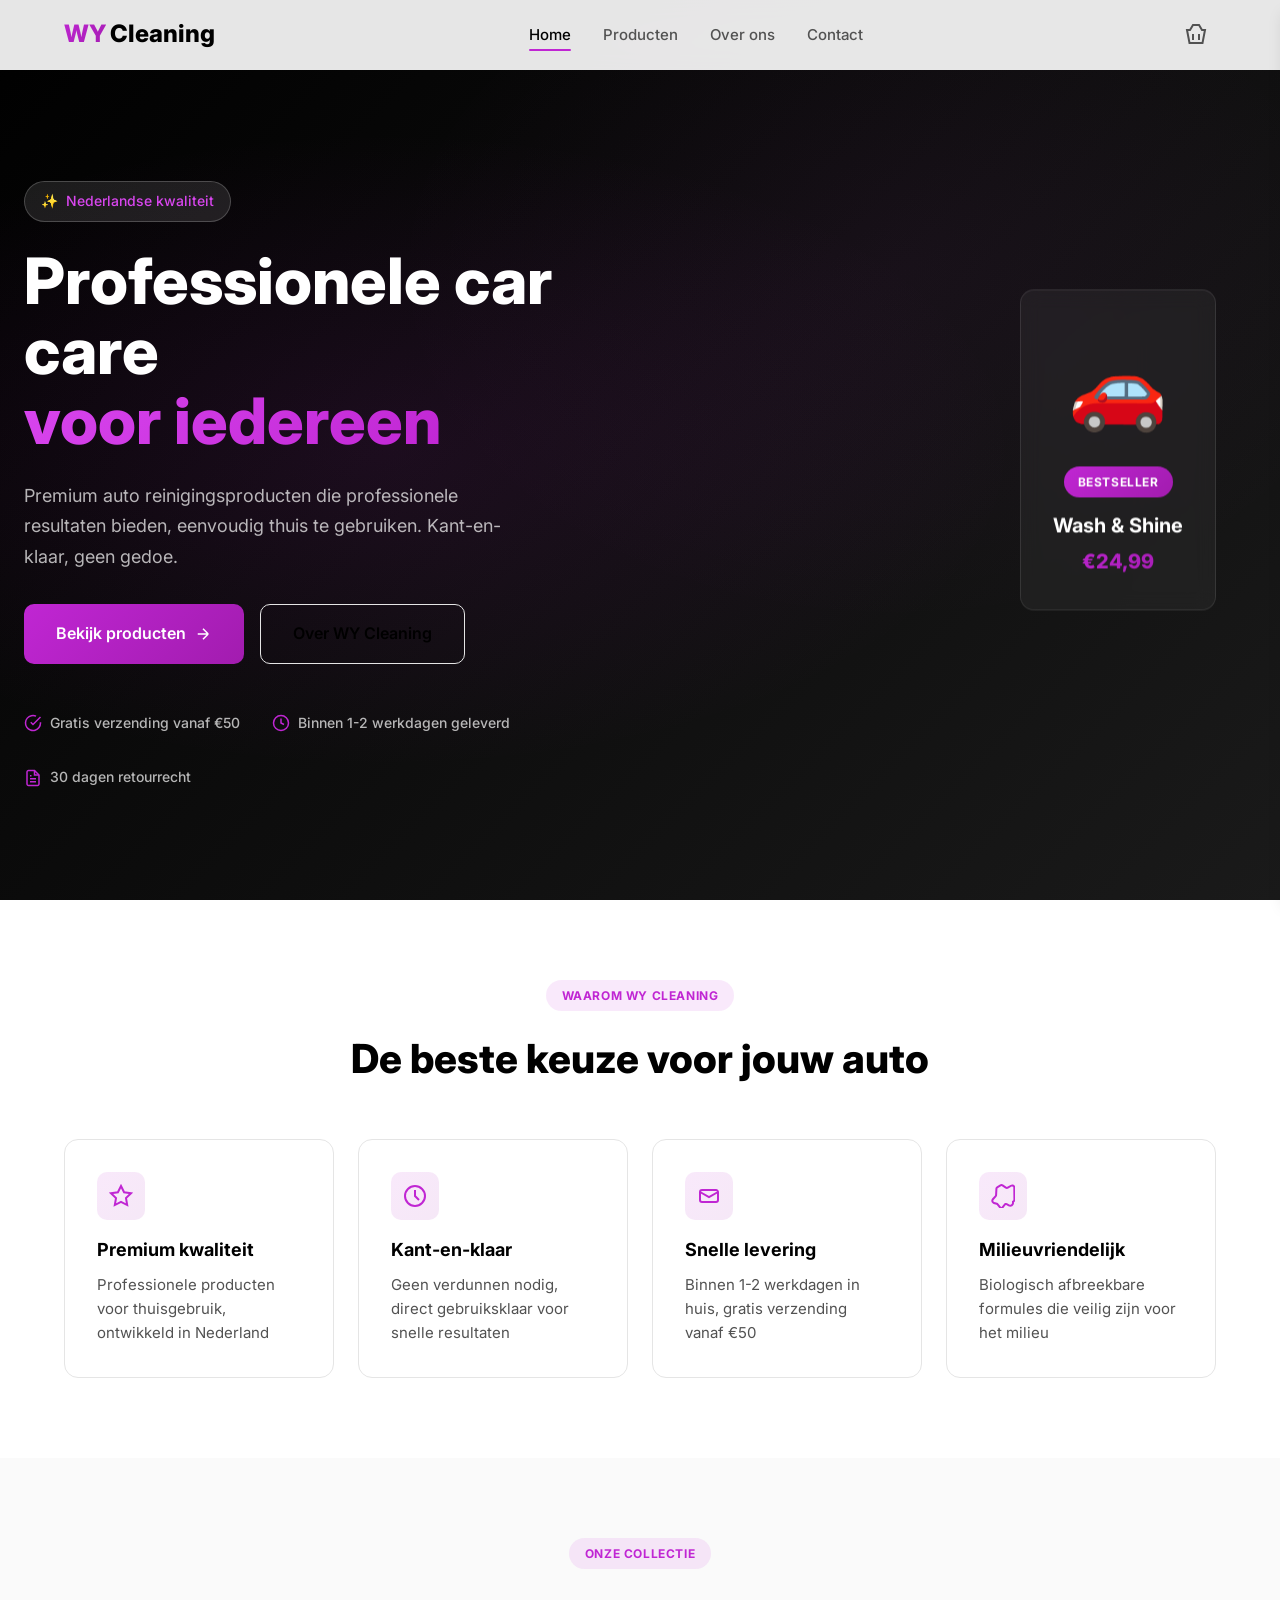
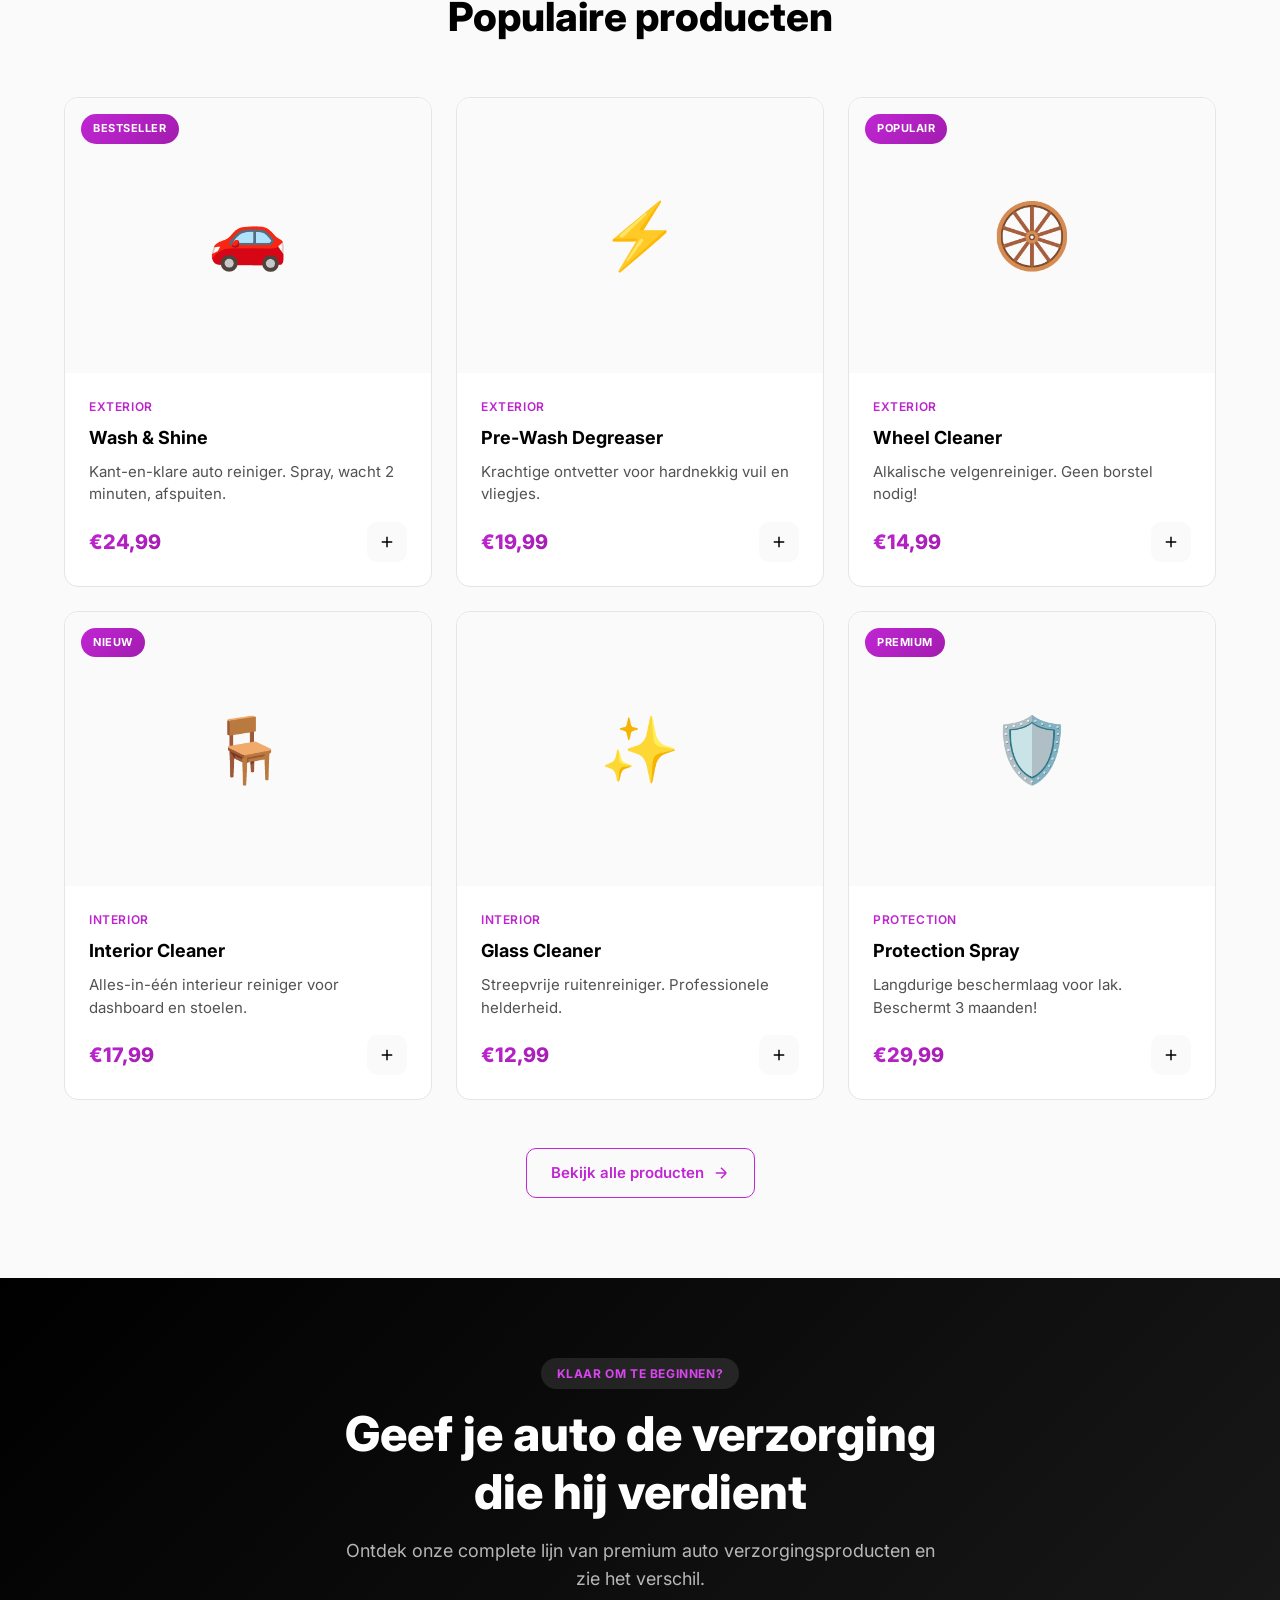
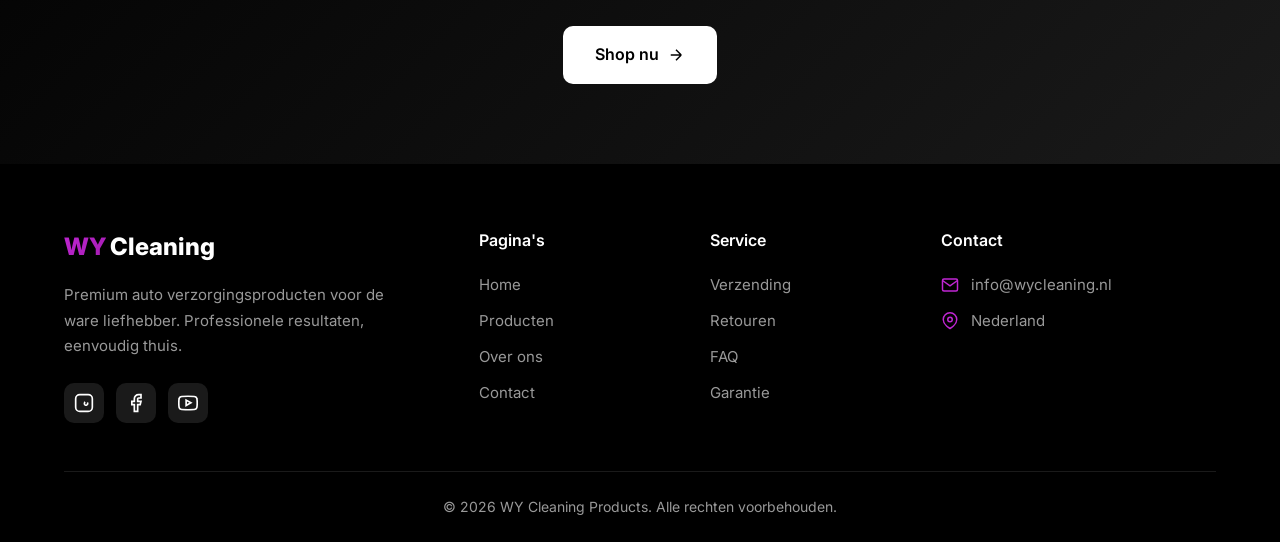
<file: index.html>
<!DOCTYPE html>
<html lang="nl">
<head>
    <meta charset="UTF-8">
    <meta name="viewport" content="width=device-width, initial-scale=1.0">
    <meta name="description" content="WY Cleaning Products - Premium auto reinigingsproducten voor professionele detailing resultaten.">
    <title>WY Cleaning | Premium Auto Detailing</title>
    <link rel="preconnect" href="https://fonts.googleapis.com">
    <link rel="preconnect" href="https://fonts.gstatic.com" crossorigin>
    <link href="https://fonts.googleapis.com/css2?family=Inter:wght@400;500;600;700&display=swap" rel="stylesheet">
    <link rel="stylesheet" href="css/style.css">
</head>
<body>
    <!-- Navigation -->
    <nav class="nav" id="navbar">
        <div class="nav-container">
            <a href="index.html" class="nav-logo">
                <span class="logo-wy">WY</span>
                <span class="logo-text">Cleaning</span>
            </a>
            
            <div class="nav-links" id="navLinks">
                <a href="index.html" class="nav-link active">Home</a>
                <a href="shop.html" class="nav-link">Producten</a>
                <a href="about.html" class="nav-link">Over ons</a>
                <a href="contact.html" class="nav-link">Contact</a>
            </div>
            
            <div class="nav-actions">
                <button class="cart-toggle" id="cartToggle" aria-label="Winkelwagen">
                    <svg width="24" height="24" viewBox="0 0 24 24" fill="none" stroke="currentColor" stroke-width="2">
                        <path d="M9 2L6 7H3L5.5 20H18.5L21 7H18L15 2H9Z"/>
                        <path d="M9 11V17M15 11V17"/>
                    </svg>
                    <span class="cart-badge" id="cartBadge">0</span>
                </button>
                
                <button class="menu-toggle" id="menuToggle" aria-label="Menu">
                    <span></span>
                    <span></span>
                    <span></span>
                </button>
            </div>
        </div>
    </nav>

    <!-- Mobile Menu -->
    <div class="mobile-menu" id="mobileMenu">
        <div class="mobile-menu-backdrop" id="mobileBackdrop"></div>
        <div class="mobile-menu-panel">
            <div class="mobile-menu-header">
                <a href="index.html" class="nav-logo">
                    <span class="logo-wy">WY</span>
                    <span class="logo-text">Cleaning</span>
                </a>
                <button class="menu-close" id="menuClose" aria-label="Sluit menu">
                    <svg width="24" height="24" viewBox="0 0 24 24" fill="none" stroke="currentColor" stroke-width="2">
                        <path d="M18 6L6 18M6 6L18 18"/>
                    </svg>
                </button>
            </div>
            <nav class="mobile-nav">
                <a href="index.html" class="mobile-nav-link active">Home</a>
                <a href="shop.html" class="mobile-nav-link">Producten</a>
                <a href="about.html" class="mobile-nav-link">Over ons</a>
                <a href="contact.html" class="mobile-nav-link">Contact</a>
            </nav>
            <div class="mobile-menu-footer">
                <a href="shop.html" class="btn btn-primary btn-full">Bekijk producten</a>
            </div>
        </div>
    </div>

    <!-- Cart Sidebar -->
    <div class="cart-overlay" id="cartOverlay"></div>
    <aside class="cart-sidebar" id="cartSidebar">
        <div class="cart-header">
            <h3>Winkelwagen</h3>
            <button class="cart-close" id="cartClose" aria-label="Sluit winkelwagen">
                <svg width="24" height="24" viewBox="0 0 24 24" fill="none" stroke="currentColor" stroke-width="2">
                    <path d="M18 6L6 18M6 6L18 18"/>
                </svg>
            </button>
        </div>
        <div class="cart-items" id="cartItems">
            <!-- Cart items loaded via JS -->
        </div>
        <div class="cart-footer">
            <div class="cart-total">
                <span>Totaal</span>
                <span class="cart-total-price" id="cartTotal">€0,00</span>
            </div>
            <button class="btn btn-primary btn-full">Afrekenen</button>
            <button class="btn btn-ghost btn-full" id="continueShopping">Verder winkelen</button>
        </div>
    </aside>

    <!-- Hero Section -->
    <section class="hero">
        <div class="hero-bg"></div>
        <div class="hero-content">
            <div class="hero-badge fade-in">
                <span class="badge-icon">✨</span>
                <span>Nederlandse kwaliteit</span>
            </div>
            <h1 class="hero-title fade-in delay-1">
                Professionele car care<br>
                <span class="text-gradient">voor iedereen</span>
            </h1>
            <p class="hero-subtitle fade-in delay-2">
                Premium auto reinigingsproducten die professionele resultaten bieden, 
                eenvoudig thuis te gebruiken. Kant-en-klaar, geen gedoe.
            </p>
            <div class="hero-actions fade-in delay-3">
                <a href="shop.html" class="btn btn-primary btn-lg">
                    Bekijk producten
                    <svg width="20" height="20" viewBox="0 0 24 24" fill="none" stroke="currentColor" stroke-width="2">
                        <path d="M5 12H19M19 12L12 5M19 12L12 19"/>
                    </svg>
                </a>
                <a href="about.html" class="btn btn-secondary btn-lg">Over WY Cleaning</a>
            </div>
            <div class="hero-trust fade-in delay-4">
                <div class="trust-item">
                    <svg width="20" height="20" viewBox="0 0 24 24" fill="none" stroke="currentColor" stroke-width="2">
                        <path d="M22 11.08V12C21.9988 14.1564 21.3005 16.2547 20.0093 17.9818C18.7182 19.709 16.9033 20.9725 14.8354 21.5839C12.7674 22.1953 10.5573 22.1219 8.53447 21.3746C6.51168 20.6273 4.78465 19.2461 3.61096 17.4371C2.43727 15.628 1.87979 13.4881 2.02168 11.3363C2.16356 9.18455 2.99721 7.13631 4.39828 5.49706C5.79935 3.85781 7.69279 2.71537 9.79619 2.24013C11.8996 1.7649 14.1003 1.98232 16.07 2.85999"/>
                        <path d="M22 4L12 14.01L9 11.01"/>
                    </svg>
                    <span>Gratis verzending vanaf €50</span>
                </div>
                <div class="trust-item">
                    <svg width="20" height="20" viewBox="0 0 24 24" fill="none" stroke="currentColor" stroke-width="2">
                        <path d="M12 22C17.5228 22 22 17.5228 22 12C22 6.47715 17.5228 2 12 2C6.47715 2 2 6.47715 2 12C2 17.5228 6.47715 22 12 22Z"/>
                        <path d="M12 6V12L16 14"/>
                    </svg>
                    <span>Binnen 1-2 werkdagen geleverd</span>
                </div>
                <div class="trust-item">
                    <svg width="20" height="20" viewBox="0 0 24 24" fill="none" stroke="currentColor" stroke-width="2">
                        <path d="M14 2H6C5.46957 2 4.96086 2.21071 4.58579 2.58579C4.21071 2.96086 4 3.46957 4 4V20C4 20.5304 4.21071 21.0391 4.58579 21.4142C4.96086 21.7893 5.46957 22 6 22H18C18.5304 22 19.0391 21.7893 19.4142 21.4142C19.7893 21.0391 20 20.5304 20 20V8L14 2Z"/>
                        <path d="M14 2V8H20"/>
                        <path d="M16 13H8M16 17H8M10 9H8"/>
                    </svg>
                    <span>30 dagen retourrecht</span>
                </div>
            </div>
        </div>
        <div class="hero-visual">
            <div class="hero-product">
                <span class="product-emoji">🚗</span>
                <span class="product-label">Bestseller</span>
                <span class="product-name">Wash & Shine</span>
                <span class="product-price">€24,99</span>
            </div>
        </div>
    </section>

    <!-- USP Section -->
    <section class="section section-white">
        <div class="container">
            <div class="section-header">
                <span class="section-label">Waarom WY Cleaning</span>
                <h2 class="section-title">De beste keuze voor jouw auto</h2>
            </div>
            <div class="usp-grid">
                <div class="usp-card scroll-reveal">
                    <div class="usp-icon">
                        <svg width="28" height="28" viewBox="0 0 24 24" fill="none" stroke="currentColor" stroke-width="2">
                            <path d="M12 2L15.09 8.26L22 9.27L17 14.14L18.18 21.02L12 17.77L5.82 21.02L7 14.14L2 9.27L8.91 8.26L12 2Z"/>
                        </svg>
                    </div>
                    <h3>Premium kwaliteit</h3>
                    <p>Professionele producten voor thuisgebruik, ontwikkeld in Nederland</p>
                </div>
                <div class="usp-card scroll-reveal">
                    <div class="usp-icon">
                        <svg width="28" height="28" viewBox="0 0 24 24" fill="none" stroke="currentColor" stroke-width="2">
                            <path d="M12 22C17.5228 22 22 17.5228 22 12C22 6.47715 17.5228 2 12 2C6.47715 2 2 6.47715 2 12C2 17.5228 6.47715 22 12 22Z"/>
                            <path d="M12 6V12L16 16"/>
                        </svg>
                    </div>
                    <h3>Kant-en-klaar</h3>
                    <p>Geen verdunnen nodig, direct gebruiksklaar voor snelle resultaten</p>
                </div>
                <div class="usp-card scroll-reveal">
                    <div class="usp-icon">
                        <svg width="28" height="28" viewBox="0 0 24 24" fill="none" stroke="currentColor" stroke-width="2">
                            <path d="M21 16V8C21 6.89543 20.1046 6 19 6H5C3.89543 6 3 6.89543 3 8V16C3 17.1046 3.89543 18 5 18H19C20.1046 18 21 17.1046 21 16Z"/>
                            <path d="M3 8L12 13L21 8"/>
                        </svg>
                    </div>
                    <h3>Snelle levering</h3>
                    <p>Binnen 1-2 werkdagen in huis, gratis verzending vanaf €50</p>
                </div>
                <div class="usp-card scroll-reveal">
                    <div class="usp-icon">
                        <svg width="28" height="28" viewBox="0 0 24 24" fill="none" stroke="currentColor" stroke-width="2">
                            <path d="M22 16.92V19C21.9983 19.4695 21.8737 19.9303 21.6379 20.3371C21.4021 20.7438 21.0632 21.0825 20.6463 21.3209C20.2294 21.5593 19.749 21.6893 19.2597 21.6989C18.7704 21.7084 18.2889 21.5971 17.86 21.375L15.65 20.175C15.3396 20.0142 14.9823 19.9665 14.6383 20.0396C14.2943 20.1127 13.9857 20.302 13.765 20.575L11.505 23.445C11.362 23.6337 11.1792 23.7871 10.9704 23.8935C10.7616 23.9999 10.5323 24.0565 10.2995 24.059C10.0668 24.0615 9.83634 24.0099 9.62524 23.908C9.41415 23.8061 9.22789 23.6566 9.0805 23.471L6.6205 20.371C6.39608 20.0901 6.09312 19.8847 5.7515 19.781L2.8915 18.931C2.41042 18.7864 1.99173 18.4791 1.70568 18.0589C1.41963 17.6388 1.28228 17.1297 1.31596 16.6171C1.34963 16.1045 1.55226 15.6179 1.8915 15.241L4.6915 12.041C4.92348 11.7748 5.05908 11.438 5.0775 11.085L5.4075 4.925C5.42732 4.5374 5.54434 4.16054 5.74787 3.82939C5.9514 3.49824 6.23483 3.2233 6.5715 3.031L9.4315 1.371C9.75575 1.18519 10.123 1.09253 10.4945 1.10346C10.866 1.11439 11.2269 1.22844 11.5385 1.433L14.8685 3.613C15.1545 3.79922 15.4876 3.90309 15.8293 3.91336C16.1709 3.92363 16.5075 3.84001 16.7985 3.671L20.0885 1.751C20.5216 1.50061 21.0294 1.40997 21.5224 1.4943C22.0155 1.57863 22.4627 1.83304 22.7864 2.21394C23.11 2.59483 23.2901 3.07903 23.295 3.581L23.405 15.581C23.4084 15.9378 23.3234 16.2901 23.1574 16.6066C22.9913 16.9231 22.7489 17.1941 22.4525 17.405L22 17.73"/>
                        </svg>
                    </div>
                    <h3>Milieuvriendelijk</h3>
                    <p>Biologisch afbreekbare formules die veilig zijn voor het milieu</p>
                </div>
            </div>
        </div>
    </section>

    <!-- Products Section -->
    <section class="section section-gray">
        <div class="container">
            <div class="section-header">
                <span class="section-label">Onze collectie</span>
                <h2 class="section-title">Populaire producten</h2>
            </div>
            <div class="products-grid" id="productsGrid">
                <!-- Products loaded via JS -->
            </div>
            <div class="section-footer">
                <a href="shop.html" class="btn btn-outline">
                    Bekijk alle producten
                    <svg width="20" height="20" viewBox="0 0 24 24" fill="none" stroke="currentColor" stroke-width="2">
                        <path d="M5 12H19M19 12L12 5M19 12L12 19"/>
                    </svg>
                </a>
            </div>
        </div>
    </section>

    <!-- CTA Section -->
    <section class="section section-dark">
        <div class="container">
            <div class="cta-content">
                <span class="section-label light">Klaar om te beginnen?</span>
                <h2 class="cta-title">Geef je auto de verzorging<br>die hij verdient</h2>
                <p class="cta-text">Ontdek onze complete lijn van premium auto verzorgingsproducten en zie het verschil.</p>
                <a href="shop.html" class="btn btn-white btn-lg">
                    Shop nu
                    <svg width="20" height="20" viewBox="0 0 24 24" fill="none" stroke="currentColor" stroke-width="2">
                        <path d="M5 12H19M19 12L12 5M19 12L12 19"/>
                    </svg>
                </a>
            </div>
        </div>
    </section>

    <!-- Footer -->
    <footer class="footer">
        <div class="container">
            <div class="footer-grid">
                <div class="footer-brand">
                    <a href="index.html" class="nav-logo">
                        <span class="logo-wy">WY</span>
                        <span class="logo-text">Cleaning</span>
                    </a>
                    <p class="footer-text">Premium auto verzorgingsproducten voor de ware liefhebber. Professionele resultaten, eenvoudig thuis.</p>
                    <div class="social-links">
                        <a href="#" class="social-link" aria-label="Instagram">
                            <svg width="20" height="20" viewBox="0 0 24 24" fill="none" stroke="currentColor" stroke-width="2">
                                <rect x="2" y="2" width="20" height="20" rx="5"/>
                                <path d="M16 11.37C16.2427 11.7013 16.3849 12.1041 16.4074 12.5228C16.4299 12.9416 16.3319 13.3575 16.1259 13.7139C15.9198 14.0703 15.6151 14.3504 15.252 14.5175C14.8889 14.6846 14.4847 14.731 14.0917 14.6505C13.6987 14.57 13.3352 14.3661 13.0516 14.0655C12.768 13.7649 12.5777 13.3816 12.5053 12.9676C12.433 12.5537 12.4817 12.1287 12.6454 11.7433C12.8092 11.3579 13.0804 11.0297 13.423 10.8"/>
                                <path d="M17.5 6.5H17.51"/>
                            </svg>
                        </a>
                        <a href="#" class="social-link" aria-label="Facebook">
                            <svg width="20" height="20" viewBox="0 0 24 24" fill="none" stroke="currentColor" stroke-width="2">
                                <path d="M18 2H15C13.6739 2 12.4021 2.52678 11.4645 3.46447C10.5268 4.40215 10 5.67392 10 7V10H7V14H10V22H14V14H17L18 10H14V7C14 6.73478 14.1054 6.48043 14.2929 6.29289C14.4804 6.10536 14.7348 6 15 6H18V2Z"/>
                            </svg>
                        </a>
                        <a href="#" class="social-link" aria-label="YouTube">
                            <svg width="20" height="20" viewBox="0 0 24 24" fill="none" stroke="currentColor" stroke-width="2">
                                <path d="M22.54 6.42C22.4212 5.94541 22.1793 5.51057 21.8387 5.15941C21.498 4.80824 21.0708 4.55318 20.6 4.42C18.88 3.91 12 3.91 12 3.91C12 3.91 5.12 3.91 3.4 4.42C2.92915 4.55318 2.50202 4.80824 2.16137 5.15941C1.82073 5.51057 1.57879 5.94541 1.46 6.42C0.95 8.14 0.95 12 0.95 12C0.95 12 0.95 15.86 1.46 17.58C1.57879 18.0546 1.82073 18.4894 2.16137 18.8406C2.50202 19.1918 2.92915 19.4468 3.4 19.58C5.12 20.09 12 20.09 12 20.09C12 20.09 18.88 20.09 20.6 19.58C21.0708 19.4468 21.498 19.1918 21.8387 18.8406C22.1793 18.4894 22.4212 18.0546 22.54 17.58C23.05 15.86 23.05 12 23.05 12C23.05 12 23.05 8.14 22.54 6.42Z"/>
                                <path d="M9.75 15.02L15.5 11.75L9.75 8.48V15.02Z"/>
                            </svg>
                        </a>
                    </div>
                </div>
                <div class="footer-links">
                    <h4>Pagina's</h4>
                    <nav>
                        <a href="index.html">Home</a>
                        <a href="shop.html">Producten</a>
                        <a href="about.html">Over ons</a>
                        <a href="contact.html">Contact</a>
                    </nav>
                </div>
                <div class="footer-links">
                    <h4>Service</h4>
                    <nav>
                        <a href="#">Verzending</a>
                        <a href="#">Retouren</a>
                        <a href="#">FAQ</a>
                        <a href="#">Garantie</a>
                    </nav>
                </div>
                <div class="footer-contact">
                    <h4>Contact</h4>
                    <div class="contact-item">
                        <svg width="18" height="18" viewBox="0 0 24 24" fill="none" stroke="currentColor" stroke-width="2">
                            <path d="M4 4H20C21.1 4 22 4.9 22 6V18C22 19.1 21.1 20 20 20H4C2.9 20 2 19.1 2 18V6C2 4.9 2.9 4 4 4Z"/>
                            <path d="M22 6L12 13L2 6"/>
                        </svg>
                        <span>info@wycleaning.nl</span>
                    </div>
                    <div class="contact-item">
                        <svg width="18" height="18" viewBox="0 0 24 24" fill="none" stroke="currentColor" stroke-width="2">
                            <path d="M21 10C21 17 12 22 12 22C12 22 3 17 3 10C3 5.02944 7.02944 1 12 1C16.9706 1 21 5.02944 21 10Z"/>
                            <circle cx="12" cy="10" r="3"/>
                        </svg>
                        <span>Nederland</span>
                    </div>
                </div>
            </div>
            <div class="footer-bottom">
                <p>&copy; 2026 WY Cleaning Products. Alle rechten voorbehouden.</p>
            </div>
        </div>
    </footer>

    <script src="js/main.js"></script>
</body>
</html>
</file>
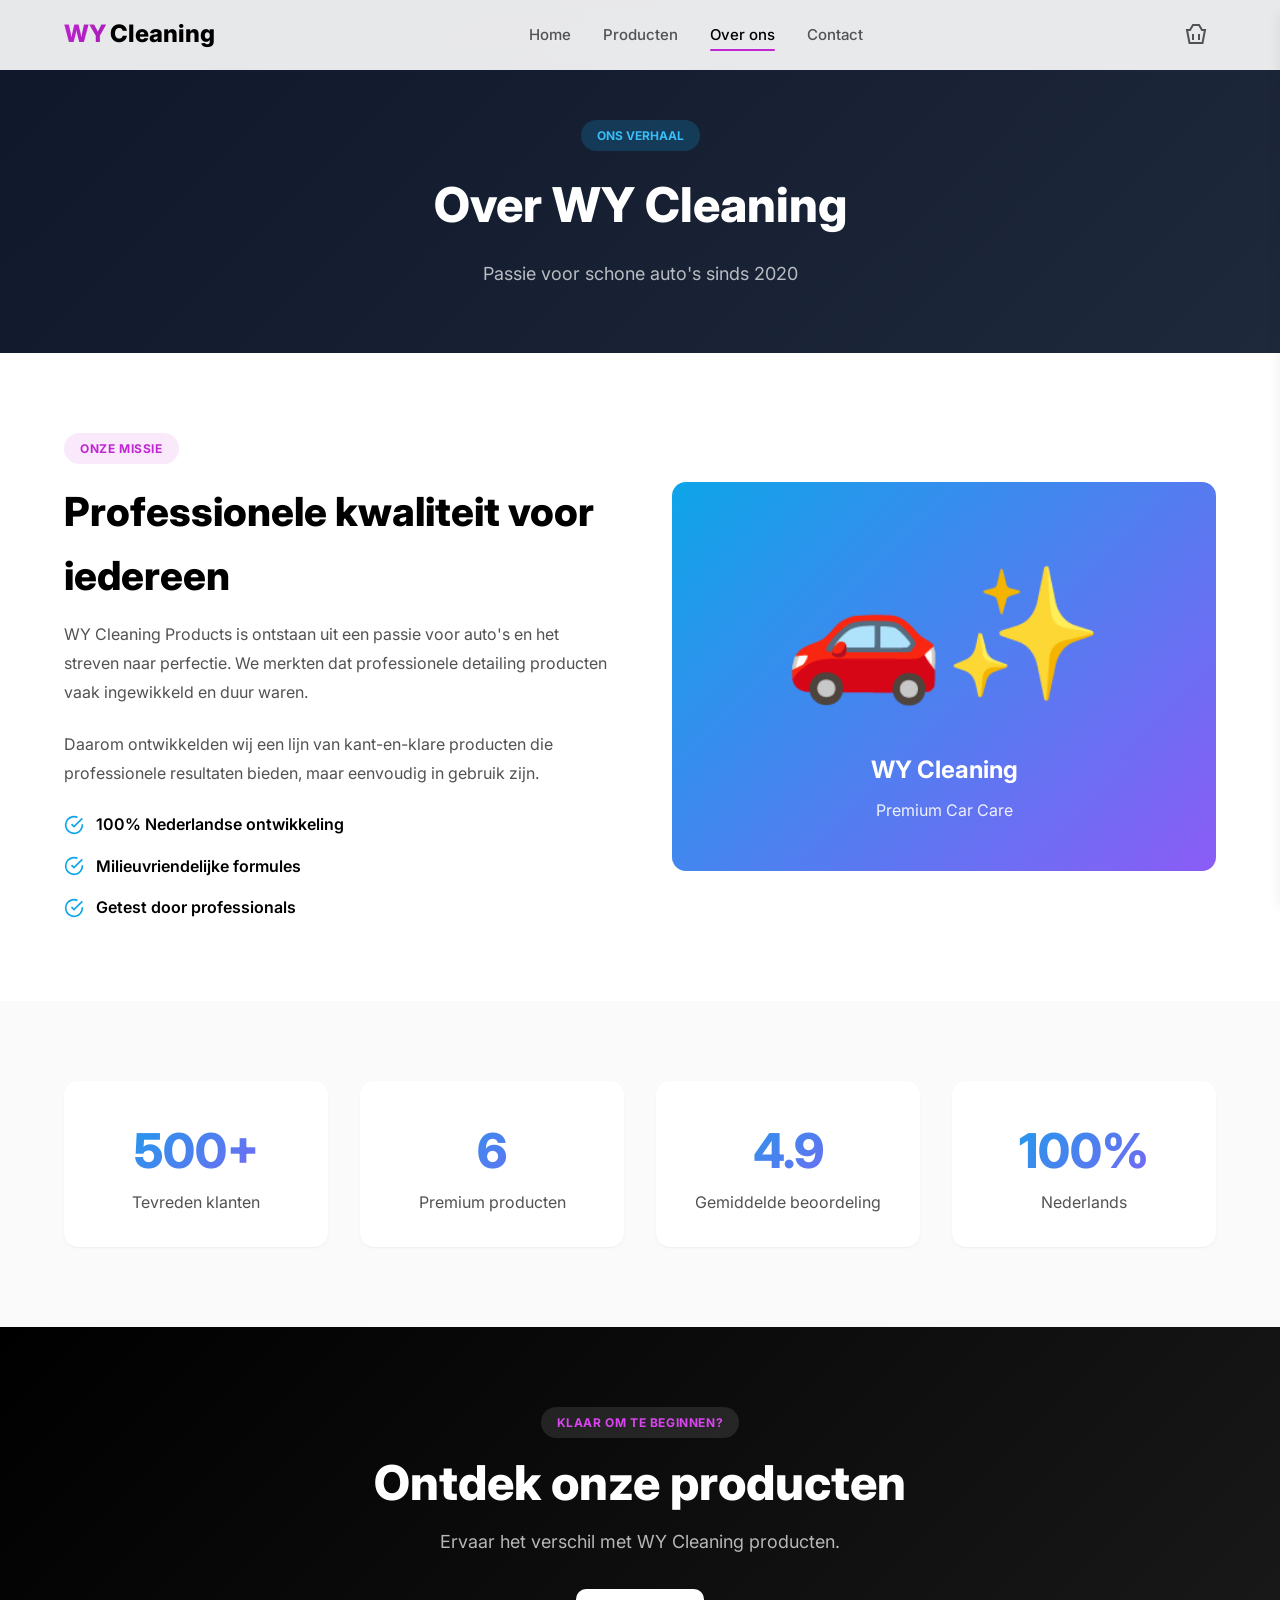
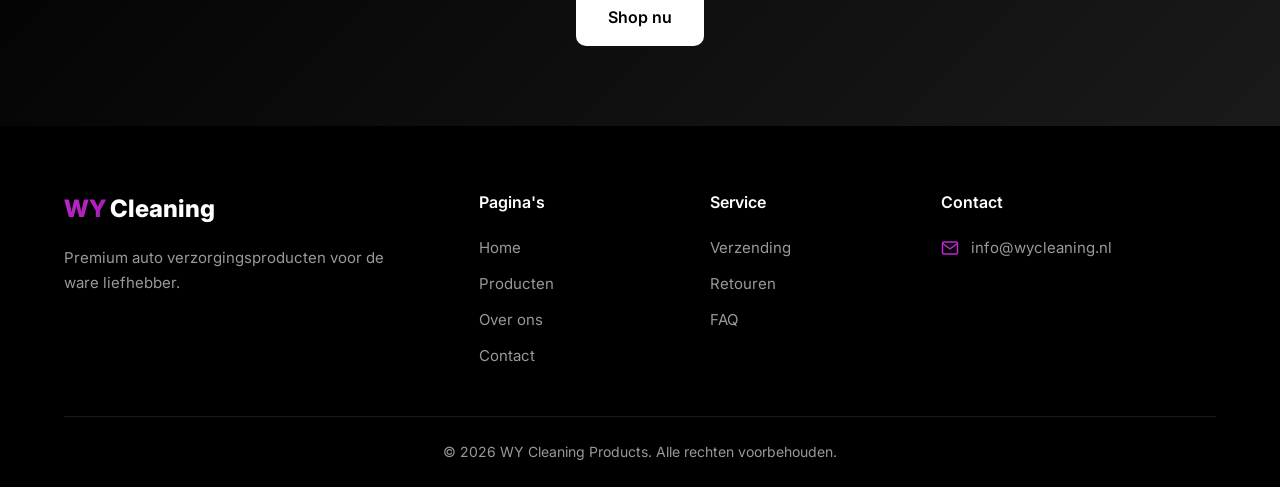
<file: about.html>
<!DOCTYPE html>
<html lang="nl">
<head>
    <meta charset="UTF-8">
    <meta name="viewport" content="width=device-width, initial-scale=1.0">
    <title>Over Ons - WY Cleaning</title>
    <link rel="preconnect" href="https://fonts.googleapis.com">
    <link href="https://fonts.googleapis.com/css2?family=Inter:wght@400;500;600;700&display=swap" rel="stylesheet">
    <link rel="stylesheet" href="css/style.css">
</head>
<body>
    <nav class="nav scrolled" id="navbar">
        <div class="nav-container">
            <a href="index.html" class="nav-logo"><span class="logo-wy">WY</span><span class="logo-text">Cleaning</span></a>
            <div class="nav-links">
                <a href="index.html" class="nav-link">Home</a>
                <a href="shop.html" class="nav-link">Producten</a>
                <a href="about.html" class="nav-link active">Over ons</a>
                <a href="contact.html" class="nav-link">Contact</a>
            </div>
            <div class="nav-actions">
                <button class="cart-toggle" id="cartToggle"><svg width="24" height="24" viewBox="0 0 24 24" fill="none" stroke="currentColor" stroke-width="2"><path d="M9 2L6 7H3L5.5 20H18.5L21 7H18L15 2H9Z"/><path d="M9 11V17M15 11V17"/></svg><span class="cart-badge" id="cartBadge">0</span></button>
                <button class="menu-toggle" id="menuToggle"><span></span><span></span><span></span></button>
            </div>
        </div>
    </nav>

    <div class="mobile-menu" id="mobileMenu">
        <div class="mobile-menu-backdrop" id="mobileBackdrop"></div>
        <div class="mobile-menu-panel">
            <div class="mobile-menu-header">
                <a href="index.html" class="nav-logo"><span class="logo-wy">WY</span><span class="logo-text">Cleaning</span></a>
                <button class="menu-close" id="menuClose"><svg width="24" height="24" viewBox="0 0 24 24" fill="none" stroke="currentColor" stroke-width="2"><path d="M18 6L6 18M6 6L18 18"/></svg></button>
            </div>
            <nav class="mobile-nav">
                <a href="index.html" class="mobile-nav-link">Home</a>
                <a href="shop.html" class="mobile-nav-link">Producten</a>
                <a href="about.html" class="mobile-nav-link active">Over ons</a>
                <a href="contact.html" class="mobile-nav-link">Contact</a>
            </nav>
        </div>
    </div>

    <div class="cart-overlay" id="cartOverlay"></div>
    <aside class="cart-sidebar" id="cartSidebar">
        <div class="cart-header"><h3>Winkelwagen</h3><button class="cart-close" id="cartClose"><svg width="24" height="24" viewBox="0 0 24 24" fill="none" stroke="currentColor" stroke-width="2"><path d="M18 6L6 18M6 6L18 18"/></svg></button></div>
        <div class="cart-items" id="cartItems"></div>
        <div class="cart-footer">
            <div class="cart-total"><span>Totaal</span><span class="cart-total-price" id="cartTotal">€0,00</span></div>
            <button class="btn btn-primary btn-full">Afrekenen</button>
        </div>
    </aside>

    <section style="padding-top:120px;padding-bottom:4rem;background:linear-gradient(135deg,#0f172a 0%,#1e293b 100%)">
        <div class="container" style="text-align:center;color:white">
            <span style="display:inline-block;padding:0.375rem 1rem;background:rgba(14,165,233,0.2);color:#38bdf8;font-size:0.75rem;font-weight:700;text-transform:uppercase;border-radius:50px;margin-bottom:1rem">Ons Verhaal</span>
            <h1 style="font-size:clamp(2rem,5vw,3rem);font-weight:800;margin-bottom:1rem">Over WY Cleaning</h1>
            <p style="color:rgba(255,255,255,0.7);max-width:600px;margin:0 auto;font-size:1.125rem">Passie voor schone auto's sinds 2020</p>
        </div>
    </section>

    <section class="section section-white">
        <div class="container">
            <div style="display:grid;grid-template-columns:1fr 1fr;gap:4rem;align-items:center">
                <div>
                    <span class="section-label" style="margin-bottom:1rem">Onze Missie</span>
                    <h2 class="section-title" style="text-align:left">Professionele kwaliteit voor iedereen</h2>
                    <p style="color:var(--color-text-secondary);margin-bottom:1.5rem;line-height:1.8">WY Cleaning Products is ontstaan uit een passie voor auto's en het streven naar perfectie. We merkten dat professionele detailing producten vaak ingewikkeld en duur waren.</p>
                    <p style="color:var(--color-text-secondary);margin-bottom:1.5rem;line-height:1.8">Daarom ontwikkelden wij een lijn van kant-en-klare producten die professionele resultaten bieden, maar eenvoudig in gebruik zijn.</p>
                    <div style="display:flex;flex-direction:column;gap:1rem">
                        <div style="display:flex;align-items:center;gap:0.75rem"><svg width="20" height="20" viewBox="0 0 24 24" fill="none" stroke="#0ea5e9" stroke-width="2"><path d="M22 11.08V12C21.9988 14.1564 21.3005 16.2547 20.0093 17.9818C18.7182 19.709 16.9033 20.9725 14.8354 21.5839C12.7674 22.1953 10.5573 22.1219 8.53447 21.3746C6.51168 20.6273 4.78465 19.2461 3.61096 17.4371C2.43727 15.628 1.87979 13.4881 2.02168 11.3363C2.16356 9.18455 2.99721 7.13631 4.39828 5.49706C5.79935 3.85781 7.69279 2.71537 9.79619 2.24013C11.8996 1.7649 14.1003 1.98232 16.07 2.85999"/><path d="M22 4L12 14.01L9 11.01"/></svg><span style="font-weight:600">100% Nederlandse ontwikkeling</span></div>
                        <div style="display:flex;align-items:center;gap:0.75rem"><svg width="20" height="20" viewBox="0 0 24 24" fill="none" stroke="#0ea5e9" stroke-width="2"><path d="M22 11.08V12C21.9988 14.1564 21.3005 16.2547 20.0093 17.9818C18.7182 19.709 16.9033 20.9725 14.8354 21.5839C12.7674 22.1953 10.5573 22.1219 8.53447 21.3746C6.51168 20.6273 4.78465 19.2461 3.61096 17.4371C2.43727 15.628 1.87979 13.4881 2.02168 11.3363C2.16356 9.18455 2.99721 7.13631 4.39828 5.49706C5.79935 3.85781 7.69279 2.71537 9.79619 2.24013C11.8996 1.7649 14.1003 1.98232 16.07 2.85999"/><path d="M22 4L12 14.01L9 11.01"/></svg><span style="font-weight:600">Milieuvriendelijke formules</span></div>
                        <div style="display:flex;align-items:center;gap:0.75rem"><svg width="20" height="20" viewBox="0 0 24 24" fill="none" stroke="#0ea5e9" stroke-width="2"><path d="M22 11.08V12C21.9988 14.1564 21.3005 16.2547 20.0093 17.9818C18.7182 19.709 16.9033 20.9725 14.8354 21.5839C12.7674 22.1953 10.5573 22.1219 8.53447 21.3746C6.51168 20.6273 4.78465 19.2461 3.61096 17.4371C2.43727 15.628 1.87979 13.4881 2.02168 11.3363C2.16356 9.18455 2.99721 7.13631 4.39828 5.49706C5.79935 3.85781 7.69279 2.71537 9.79619 2.24013C11.8996 1.7649 14.1003 1.98232 16.07 2.85999"/><path d="M22 4L12 14.01L9 11.01"/></svg><span style="font-weight:600">Getest door professionals</span></div>
                    </div>
                </div>
                <div style="background:linear-gradient(135deg,#0ea5e9 0%,#8b5cf6 100%);border-radius:var(--radius-lg);padding:3rem;text-align:center;color:white">
                    <div style="font-size:8rem;margin-bottom:1rem">🚗✨</div>
                    <h3 style="font-size:1.5rem;margin-bottom:0.5rem">WY Cleaning</h3>
                    <p style="opacity:0.9">Premium Car Care</p>
                </div>
            </div>
        </div>
    </section>

    <section class="section section-gray">
        <div class="container">
            <div style="display:grid;grid-template-columns:repeat(4,1fr);gap:2rem;text-align:center">
                <div style="background:white;padding:2rem;border-radius:var(--radius-lg);box-shadow:var(--shadow-sm)">
                    <div style="font-size:3rem;font-weight:800;background:linear-gradient(135deg,#0ea5e9 0%,#8b5cf6 100%);-webkit-background-clip:text;-webkit-text-fill-color:transparent">500+</div>
                    <p style="color:var(--color-text-secondary)">Tevreden klanten</p>
                </div>
                <div style="background:white;padding:2rem;border-radius:var(--radius-lg);box-shadow:var(--shadow-sm)">
                    <div style="font-size:3rem;font-weight:800;background:linear-gradient(135deg,#0ea5e9 0%,#8b5cf6 100%);-webkit-background-clip:text;-webkit-text-fill-color:transparent">6</div>
                    <p style="color:var(--color-text-secondary)">Premium producten</p>
                </div>
                <div style="background:white;padding:2rem;border-radius:var(--radius-lg);box-shadow:var(--shadow-sm)">
                    <div style="font-size:3rem;font-weight:800;background:linear-gradient(135deg,#0ea5e9 0%,#8b5cf6 100%);-webkit-background-clip:text;-webkit-text-fill-color:transparent">4.9</div>
                    <p style="color:var(--color-text-secondary)">Gemiddelde beoordeling</p>
                </div>
                <div style="background:white;padding:2rem;border-radius:var(--radius-lg);box-shadow:var(--shadow-sm)">
                    <div style="font-size:3rem;font-weight:800;background:linear-gradient(135deg,#0ea5e9 0%,#8b5cf6 100%);-webkit-background-clip:text;-webkit-text-fill-color:transparent">100%</div>
                    <p style="color:var(--color-text-secondary)">Nederlands</p>
                </div>
            </div>
        </div>
    </section>

    <section class="section section-dark">
        <div class="container">
            <div class="cta-content">
                <span class="section-label light">Klaar om te beginnen?</span>
                <h2 class="cta-title">Ontdek onze producten</h2>
                <p class="cta-text">Ervaar het verschil met WY Cleaning producten.</p>
                <a href="shop.html" class="btn btn-white btn-lg">Shop nu</a>
            </div>
        </div>
    </section>

    <footer class="footer">
        <div class="container">
            <div class="footer-grid">
                <div class="footer-brand"><a href="index.html" class="nav-logo"><span class="logo-wy">WY</span><span class="logo-text">Cleaning</span></a><p class="footer-text">Premium auto verzorgingsproducten voor de ware liefhebber.</p></div>
                <div class="footer-links"><h4>Pagina's</h4><nav><a href="index.html">Home</a><a href="shop.html">Producten</a><a href="about.html">Over ons</a><a href="contact.html">Contact</a></nav></div>
                <div class="footer-links"><h4>Service</h4><nav><a href="#">Verzending</a><a href="#">Retouren</a><a href="#">FAQ</a></nav></div>
                <div class="footer-contact"><h4>Contact</h4><div class="contact-item"><svg width="18" height="18" viewBox="0 0 24 24" fill="none" stroke="currentColor" stroke-width="2"><path d="M4 4H20C21.1 4 22 4.9 22 6V18C22 19.1 21.1 20 20 20H4C2.9 20 2 19.1 2 18V6C2 4.9 2.9 4 4 4Z"/><path d="M22 6L12 13L2 6"/></svg><span>info@wycleaning.nl</span></div></div>
            </div>
            <div class="footer-bottom"><p>&copy; 2026 WY Cleaning Products. Alle rechten voorbehouden.</p></div>
        </div>
    </footer>

    <script src="js/main.js"></script>
</body>
</html>
</file>
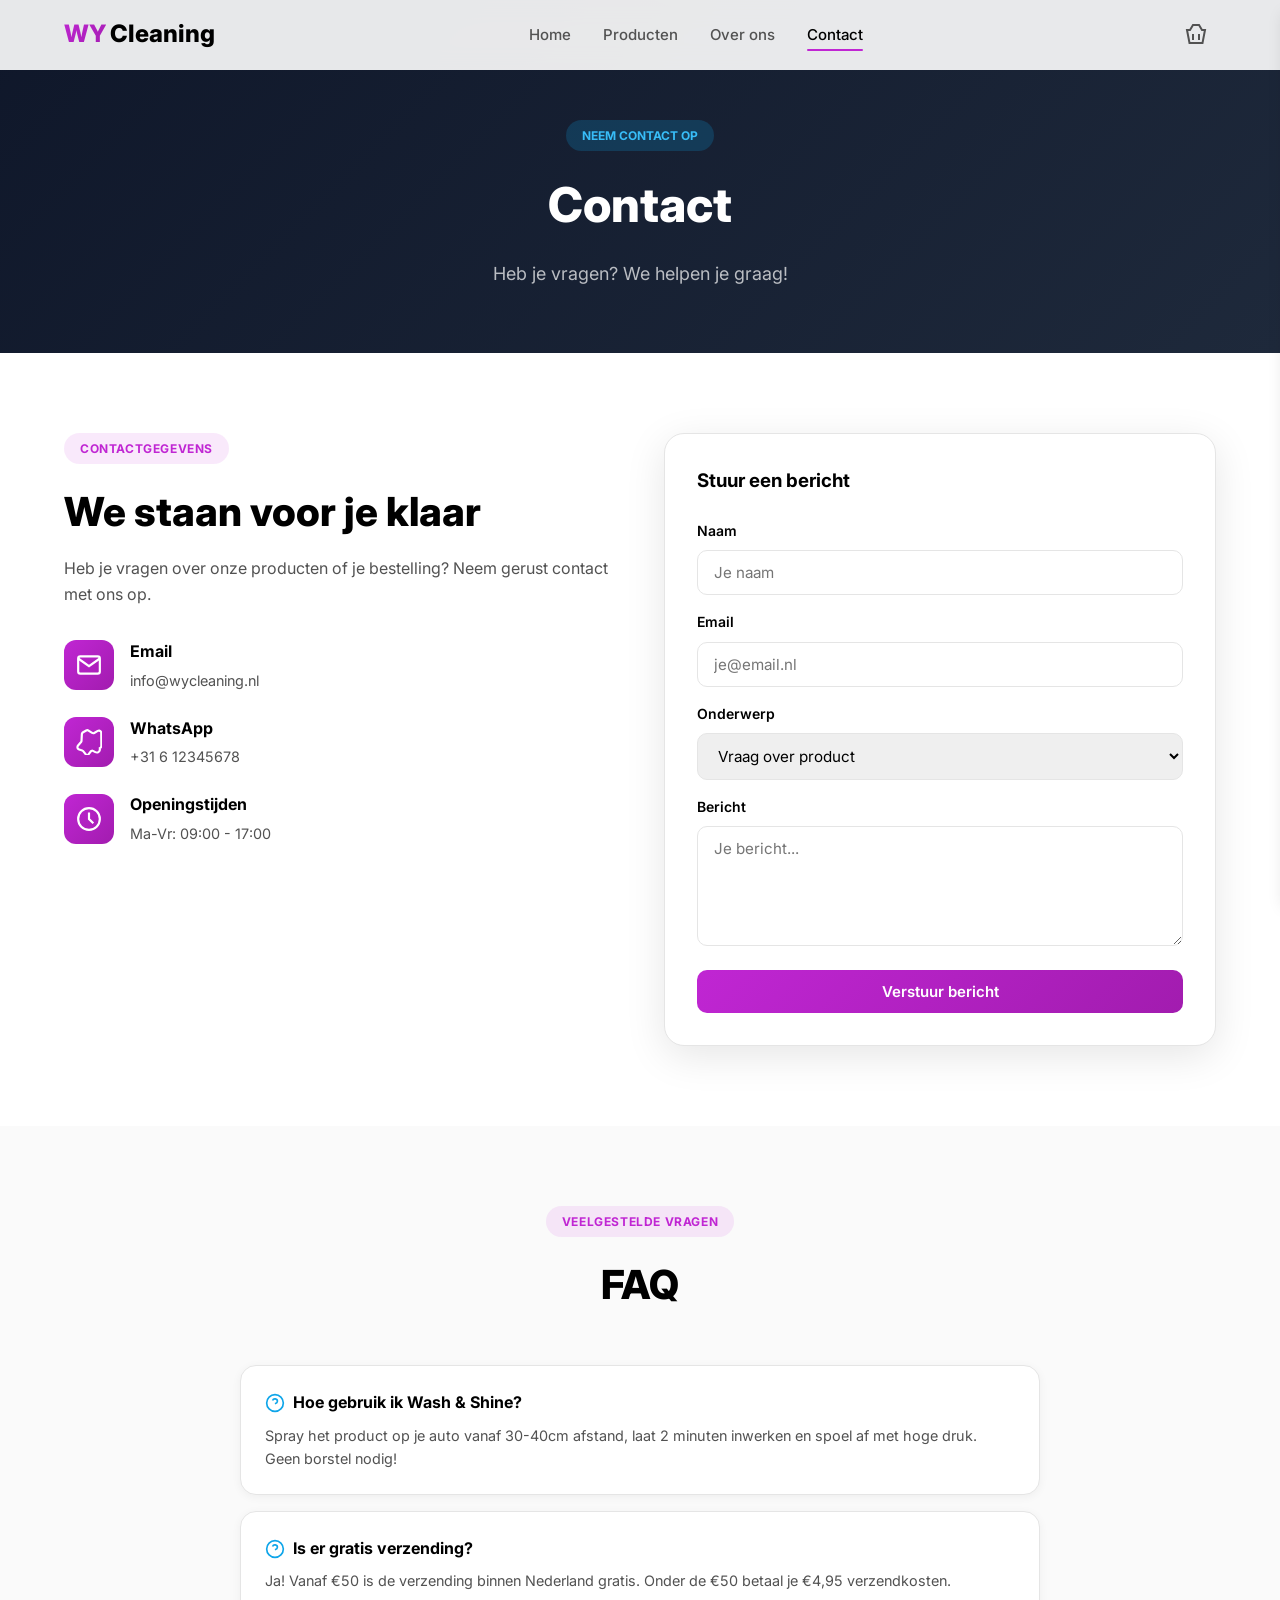
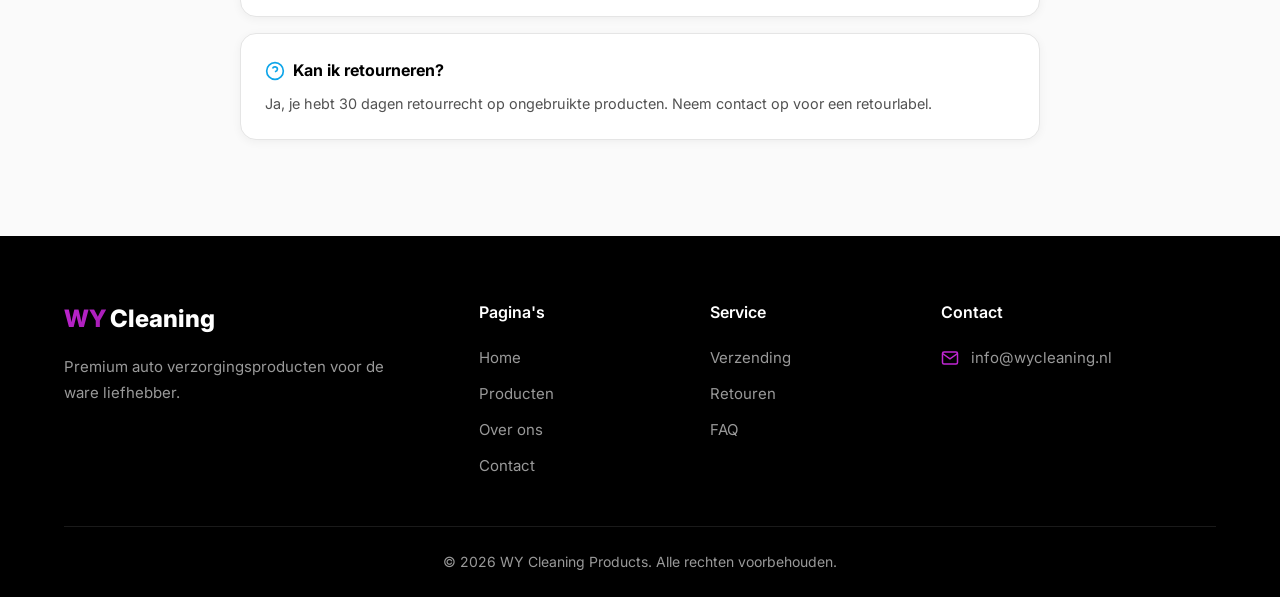
<file: contact.html>
<!DOCTYPE html>
<html lang="nl">
<head>
    <meta charset="UTF-8">
    <meta name="viewport" content="width=device-width, initial-scale=1.0">
    <title>Contact - WY Cleaning</title>
    <link rel="preconnect" href="https://fonts.googleapis.com">
    <link href="https://fonts.googleapis.com/css2?family=Inter:wght@400;500;600;700&display=swap" rel="stylesheet">
    <link rel="stylesheet" href="css/style.css">
</head>
<body>
    <nav class="nav scrolled" id="navbar">
        <div class="nav-container">
            <a href="index.html" class="nav-logo"><span class="logo-wy">WY</span><span class="logo-text">Cleaning</span></a>
            <div class="nav-links">
                <a href="index.html" class="nav-link">Home</a>
                <a href="shop.html" class="nav-link">Producten</a>
                <a href="about.html" class="nav-link">Over ons</a>
                <a href="contact.html" class="nav-link active">Contact</a>
            </div>
            <div class="nav-actions">
                <button class="cart-toggle" id="cartToggle"><svg width="24" height="24" viewBox="0 0 24 24" fill="none" stroke="currentColor" stroke-width="2"><path d="M9 2L6 7H3L5.5 20H18.5L21 7H18L15 2H9Z"/><path d="M9 11V17M15 11V17"/></svg><span class="cart-badge" id="cartBadge">0</span></button>
                <button class="menu-toggle" id="menuToggle"><span></span><span></span><span></span></button>
            </div>
        </div>
    </nav>

    <div class="mobile-menu" id="mobileMenu">
        <div class="mobile-menu-backdrop" id="mobileBackdrop"></div>
        <div class="mobile-menu-panel">
            <div class="mobile-menu-header">
                <a href="index.html" class="nav-logo"><span class="logo-wy">WY</span><span class="logo-text">Cleaning</span></a>
                <button class="menu-close" id="menuClose"><svg width="24" height="24" viewBox="0 0 24 24" fill="none" stroke="currentColor" stroke-width="2"><path d="M18 6L6 18M6 6L18 18"/></svg></button>
            </div>
            <nav class="mobile-nav">
                <a href="index.html" class="mobile-nav-link">Home</a>
                <a href="shop.html" class="mobile-nav-link">Producten</a>
                <a href="about.html" class="mobile-nav-link">Over ons</a>
                <a href="contact.html" class="mobile-nav-link active">Contact</a>
            </nav>
        </div>
    </div>

    <div class="cart-overlay" id="cartOverlay"></div>
    <aside class="cart-sidebar" id="cartSidebar">
        <div class="cart-header"><h3>Winkelwagen</h3><button class="cart-close" id="cartClose"><svg width="24" height="24" viewBox="0 0 24 24" fill="none" stroke="currentColor" stroke-width="2"><path d="M18 6L6 18M6 6L18 18"/></svg></button></div>
        <div class="cart-items" id="cartItems"></div>
        <div class="cart-footer">
            <div class="cart-total"><span>Totaal</span><span class="cart-total-price" id="cartTotal">€0,00</span></div>
            <button class="btn btn-primary btn-full">Afrekenen</button>
        </div>
    </aside>

    <section style="padding-top:120px;padding-bottom:4rem;background:linear-gradient(135deg,#0f172a 0%,#1e293b 100%)">
        <div class="container" style="text-align:center;color:white">
            <span style="display:inline-block;padding:0.375rem 1rem;background:rgba(14,165,233,0.2);color:#38bdf8;font-size:0.75rem;font-weight:700;text-transform:uppercase;border-radius:50px;margin-bottom:1rem">Neem Contact Op</span>
            <h1 style="font-size:clamp(2rem,5vw,3rem);font-weight:800;margin-bottom:1rem">Contact</h1>
            <p style="color:rgba(255,255,255,0.7);max-width:600px;margin:0 auto;font-size:1.125rem">Heb je vragen? We helpen je graag!</p>
        </div>
    </section>

    <section class="section section-white">
        <div class="container">
            <div class="contact-grid">
                <div>
                    <span class="section-label" style="margin-bottom:1rem">Contactgegevens</span>
                    <h2 class="section-title" style="text-align:left">We staan voor je klaar</h2>
                    <p style="color:var(--color-text-secondary);margin-bottom:2rem">Heb je vragen over onze producten of je bestelling? Neem gerust contact met ons op.</p>
                    <div class="contact-methods">
                        <div class="contact-method">
                            <svg width="24" height="24" viewBox="0 0 24 24" fill="none" stroke="currentColor" stroke-width="2"><path d="M4 4H20C21.1 4 22 4.9 22 6V18C22 19.1 21.1 20 20 20H4C2.9 20 2 19.1 2 18V6C2 4.9 2.9 4 4 4Z"/><path d="M22 6L12 13L2 6"/></svg>
                            <div><h4>Email</h4><p>info@wycleaning.nl</p></div>
                        </div>
                        <div class="contact-method">
                            <svg width="24" height="24" viewBox="0 0 24 24" fill="none" stroke="currentColor" stroke-width="2"><path d="M22 16.92V19C21.9983 19.4695 21.8737 19.9303 21.6379 20.3371C21.4021 20.7438 21.0632 21.0825 20.6463 21.3209C20.2294 21.5593 19.749 21.6893 19.2597 21.6989C18.7704 21.7084 18.2889 21.5971 17.86 21.375L15.65 20.175C15.3396 20.0142 14.9823 19.9665 14.6383 20.0396C14.2943 20.1127 13.9857 20.302 13.765 20.575L11.505 23.445C11.362 23.6337 11.1792 23.7871 10.9704 23.8935C10.7616 23.9999 10.5323 24.0565 10.2995 24.059C10.0668 24.0615 9.83634 24.0099 9.62524 23.908C9.41415 23.8061 9.22789 23.6566 9.0805 23.471L6.6205 20.371C6.39608 20.0901 6.09312 19.8847 5.7515 19.781L2.8915 18.931C2.41042 18.7864 1.99173 18.4791 1.70568 18.0589C1.41963 17.6388 1.28228 17.1297 1.31596 16.6171C1.34963 16.1045 1.55226 15.6179 1.8915 15.241L4.6915 12.041C4.92348 11.7748 5.05908 11.438 5.0775 11.085L5.4075 4.925C5.42732 4.5374 5.54434 4.16054 5.74787 3.82939C5.9514 3.49824 6.23483 3.2233 6.5715 3.031L9.4315 1.371C9.75575 1.18519 10.123 1.09253 10.4945 1.10346C10.866 1.11439 11.2269 1.22844 11.5385 1.433L14.8685 3.613C15.1545 3.79922 15.4876 3.90309 15.8293 3.91336C16.1709 3.92363 16.5075 3.84001 16.7985 3.671L20.0885 1.751C20.5216 1.50061 21.0294 1.40997 21.5224 1.4943C22.0155 1.57863 22.4627 1.83304 22.7864 2.21394C23.11 2.59483 23.2901 3.07903 23.295 3.581L23.405 15.581C23.4084 15.9378 23.3234 16.2901 23.1574 16.6066C22.9913 16.9231 22.7489 17.1941 22.4525 17.405L22 17.73"/></svg>
                            <div><h4>WhatsApp</h4><p>+31 6 12345678</p></div>
                        </div>
                        <div class="contact-method">
                            <svg width="24" height="24" viewBox="0 0 24 24" fill="none" stroke="currentColor" stroke-width="2"><circle cx="12" cy="12" r="10"/><path d="M12 6V12L16 16"/></svg>
                            <div><h4>Openingstijden</h4><p>Ma-Vr: 09:00 - 17:00</p></div>
                        </div>
                    </div>
                </div>
                <div class="contact-form-wrapper">
                    <h3>Stuur een bericht</h3>
                    <form id="contactForm">
                        <div class="form-group"><label>Naam</label><input type="text" placeholder="Je naam" required></div>
                        <div class="form-group"><label>Email</label><input type="email" placeholder="je@email.nl" required></div>
                        <div class="form-group"><label>Onderwerp</label><select><option>Vraag over product</option><option>Bestelling</option><option>Retour</option><option>Anders</option></select></div>
                        <div class="form-group"><label>Bericht</label><textarea placeholder="Je bericht..." rows="4" required></textarea></div>
                        <button type="submit" class="btn btn-primary btn-full">Verstuur bericht</button>
                    </form>
                </div>
            </div>
        </div>
    </section>

    <section class="section section-gray">
        <div class="container">
            <div class="section-header"><span class="section-label">Veelgestelde Vragen</span><h2 class="section-title">FAQ</h2></div>
            <div style="max-width:800px;margin:0 auto">
                <div class="faq-item"><h4><svg width="20" height="20" viewBox="0 0 24 24" fill="none" stroke="#0ea5e9" stroke-width="2"><circle cx="12" cy="12" r="10"/><path d="M9.09 9a3 3 0 0 1 5.83 1c0 2-3 3-3 3"/><path d="M12 17H12.01"/></svg>Hoe gebruik ik Wash & Shine?</h4><p style="color:var(--color-text-secondary);font-size:0.9rem">Spray het product op je auto vanaf 30-40cm afstand, laat 2 minuten inwerken en spoel af met hoge druk. Geen borstel nodig!</p></div>
                <div class="faq-item"><h4><svg width="20" height="20" viewBox="0 0 24 24" fill="none" stroke="#0ea5e9" stroke-width="2"><circle cx="12" cy="12" r="10"/><path d="M9.09 9a3 3 0 0 1 5.83 1c0 2-3 3-3 3"/><path d="M12 17H12.01"/></svg>Is er gratis verzending?</h4><p style="color:var(--color-text-secondary);font-size:0.9rem">Ja! Vanaf €50 is de verzending binnen Nederland gratis. Onder de €50 betaal je €4,95 verzendkosten.</p></div>
                <div class="faq-item"><h4><svg width="20" height="20" viewBox="0 0 24 24" fill="none" stroke="#0ea5e9" stroke-width="2"><circle cx="12" cy="12" r="10"/><path d="M9.09 9a3 3 0 0 1 5.83 1c0 2-3 3-3 3"/><path d="M12 17H12.01"/></svg>Kan ik retourneren?</h4><p style="color:var(--color-text-secondary);font-size:0.9rem">Ja, je hebt 30 dagen retourrecht op ongebruikte producten. Neem contact op voor een retourlabel.</p></div>
            </div>
        </div>
    </section>

    <footer class="footer">
        <div class="container">
            <div class="footer-grid">
                <div class="footer-brand"><a href="index.html" class="nav-logo"><span class="logo-wy">WY</span><span class="logo-text">Cleaning</span></a><p class="footer-text">Premium auto verzorgingsproducten voor de ware liefhebber.</p></div>
                <div class="footer-links"><h4>Pagina's</h4><nav><a href="index.html">Home</a><a href="shop.html">Producten</a><a href="about.html">Over ons</a><a href="contact.html">Contact</a></nav></div>
                <div class="footer-links"><h4>Service</h4><nav><a href="#">Verzending</a><a href="#">Retouren</a><a href="#">FAQ</a></nav></div>
                <div class="footer-contact"><h4>Contact</h4><div class="contact-item"><svg width="18" height="18" viewBox="0 0 24 24" fill="none" stroke="currentColor" stroke-width="2"><path d="M4 4H20C21.1 4 22 4.9 22 6V18C22 19.1 21.1 20 20 20H4C2.9 20 2 19.1 2 18V6C2 4.9 2.9 4 4 4Z"/><path d="M22 6L12 13L2 6"/></svg><span>info@wycleaning.nl</span></div></div>
            </div>
            <div class="footer-bottom"><p>&copy; 2026 WY Cleaning Products. Alle rechten voorbehouden.</p></div>
        </div>
    </footer>

    <script src="js/main.js"></script>
</body>
</html>
</file>
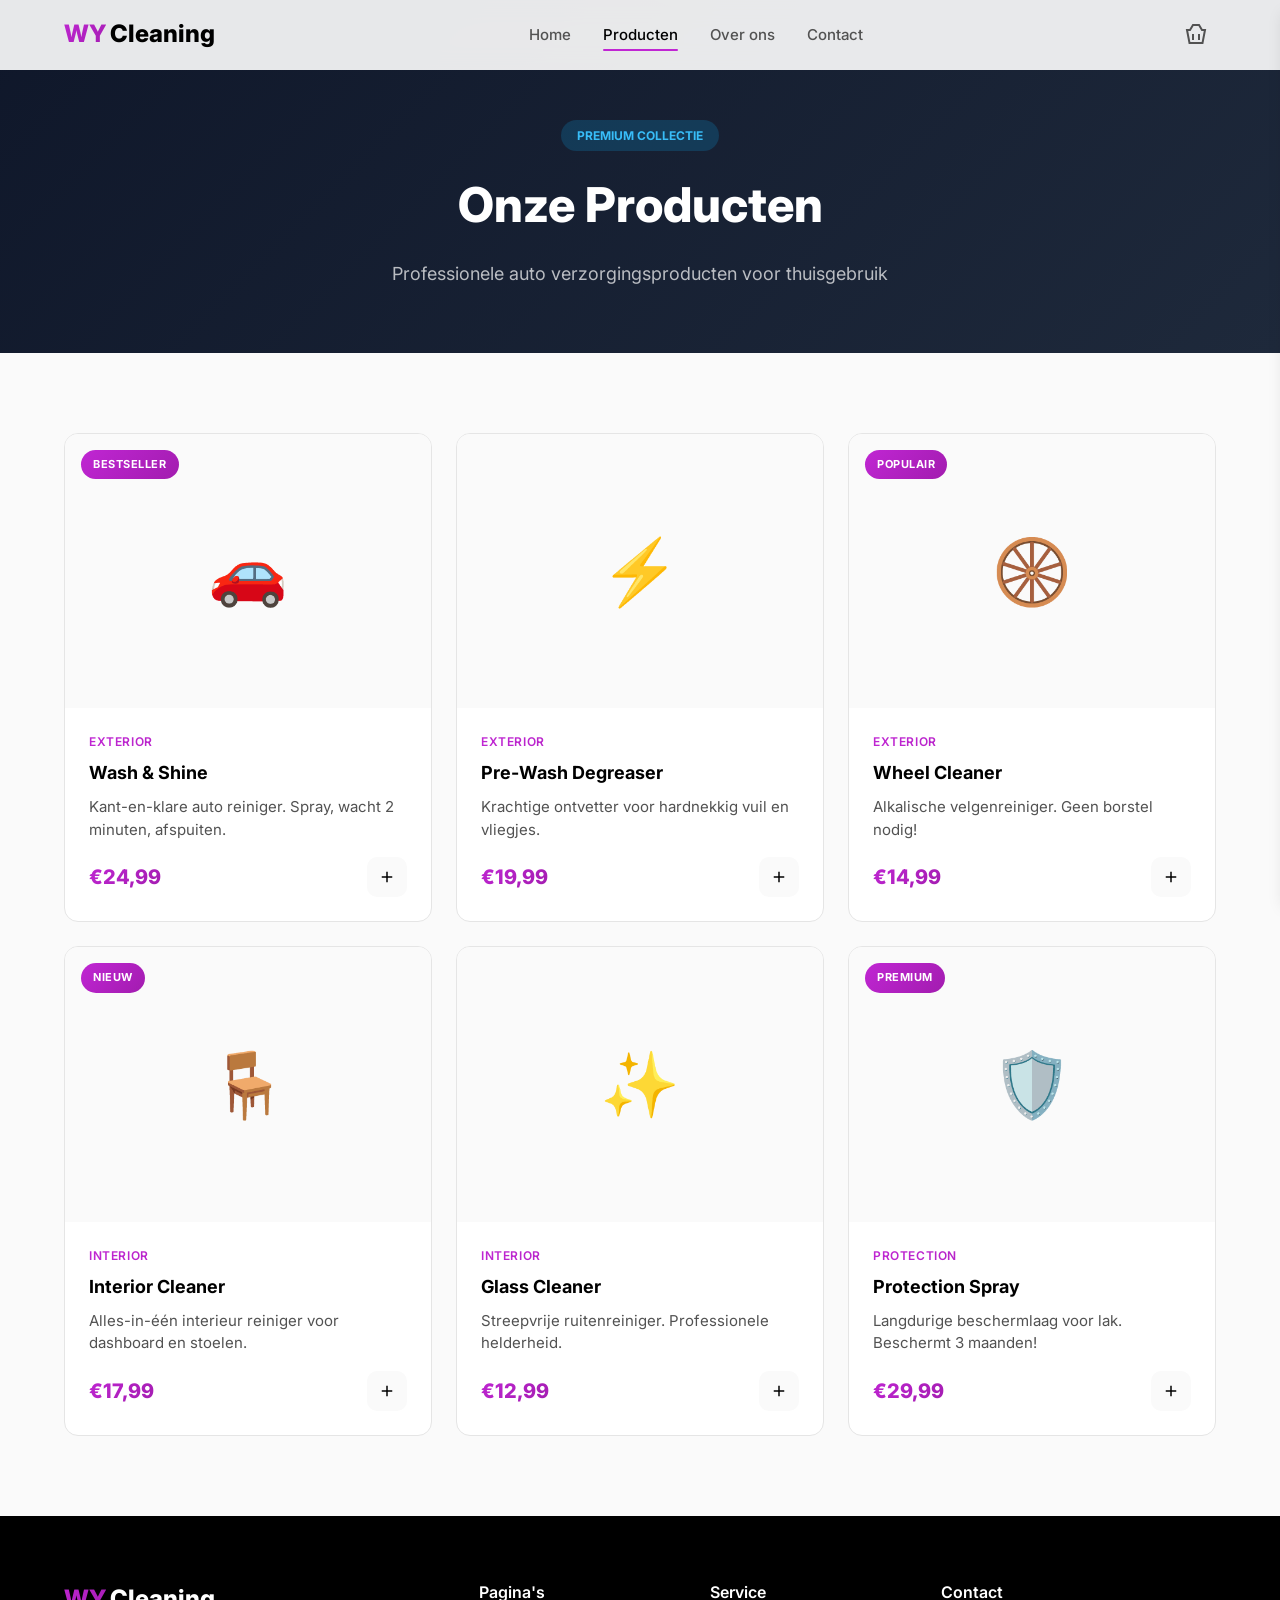
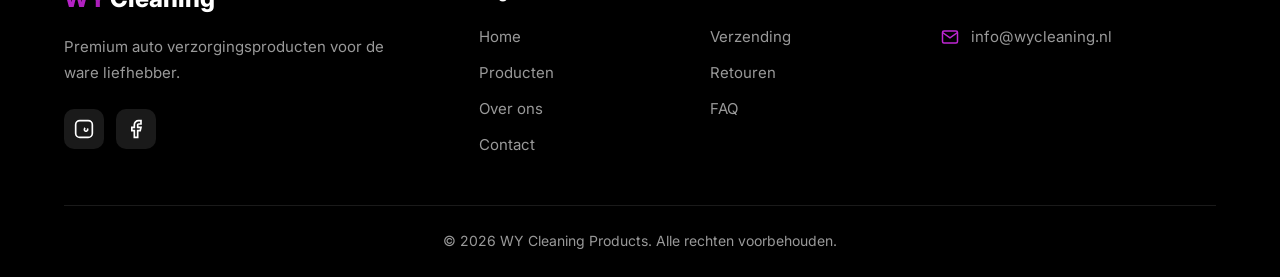
<file: shop.html>
<!DOCTYPE html>
<html lang="nl">
<head>
    <meta charset="UTF-8">
    <meta name="viewport" content="width=device-width, initial-scale=1.0">
    <title>Producten - WY Cleaning</title>
    <link rel="preconnect" href="https://fonts.googleapis.com">
    <link href="https://fonts.googleapis.com/css2?family=Inter:wght@400;500;600;700&display=swap" rel="stylesheet">
    <link rel="stylesheet" href="css/style.css">
</head>
<body>
    <nav class="nav scrolled" id="navbar">
        <div class="nav-container">
            <a href="index.html" class="nav-logo">
                <span class="logo-wy">WY</span>
                <span class="logo-text">Cleaning</span>
            </a>
            <div class="nav-links">
                <a href="index.html" class="nav-link">Home</a>
                <a href="shop.html" class="nav-link active">Producten</a>
                <a href="about.html" class="nav-link">Over ons</a>
                <a href="contact.html" class="nav-link">Contact</a>
            </div>
            <div class="nav-actions">
                <button class="cart-toggle" id="cartToggle">
                    <svg width="24" height="24" viewBox="0 0 24 24" fill="none" stroke="currentColor" stroke-width="2"><path d="M9 2L6 7H3L5.5 20H18.5L21 7H18L15 2H9Z"/><path d="M9 11V17M15 11V17"/></svg>
                    <span class="cart-badge" id="cartBadge">0</span>
                </button>
                <button class="menu-toggle" id="menuToggle"><span></span><span></span><span></span></button>
            </div>
        </div>
    </nav>

    <div class="mobile-menu" id="mobileMenu">
        <div class="mobile-menu-backdrop" id="mobileBackdrop"></div>
        <div class="mobile-menu-panel">
            <div class="mobile-menu-header">
                <a href="index.html" class="nav-logo"><span class="logo-wy">WY</span><span class="logo-text">Cleaning</span></a>
                <button class="menu-close" id="menuClose"><svg width="24" height="24" viewBox="0 0 24 24" fill="none" stroke="currentColor" stroke-width="2"><path d="M18 6L6 18M6 6L18 18"/></svg></button>
            </div>
            <nav class="mobile-nav">
                <a href="index.html" class="mobile-nav-link">Home</a>
                <a href="shop.html" class="mobile-nav-link active">Producten</a>
                <a href="about.html" class="mobile-nav-link">Over ons</a>
                <a href="contact.html" class="mobile-nav-link">Contact</a>
            </nav>
        </div>
    </div>

    <div class="cart-overlay" id="cartOverlay"></div>
    <aside class="cart-sidebar" id="cartSidebar">
        <div class="cart-header"><h3>Winkelwagen</h3><button class="cart-close" id="cartClose"><svg width="24" height="24" viewBox="0 0 24 24" fill="none" stroke="currentColor" stroke-width="2"><path d="M18 6L6 18M6 6L18 18"/></svg></button></div>
        <div class="cart-items" id="cartItems"></div>
        <div class="cart-footer">
            <div class="cart-total"><span>Totaal</span><span class="cart-total-price" id="cartTotal">€0,00</span></div>
            <button class="btn btn-primary btn-full">Afrekenen</button>
            <button class="btn btn-ghost btn-full" id="continueShopping">Verder winkelen</button>
        </div>
    </aside>

    <section style="padding-top:120px;padding-bottom:4rem;background:linear-gradient(135deg,#0f172a 0%,#1e293b 100%)">
        <div class="container" style="text-align:center;color:white">
            <span style="display:inline-block;padding:0.375rem 1rem;background:rgba(14,165,233,0.2);color:#38bdf8;font-size:0.75rem;font-weight:700;text-transform:uppercase;border-radius:50px;margin-bottom:1rem">Premium Collectie</span>
            <h1 style="font-size:clamp(2rem,5vw,3rem);font-weight:800;margin-bottom:1rem">Onze Producten</h1>
            <p style="color:rgba(255,255,255,0.7);max-width:600px;margin:0 auto;font-size:1.125rem">Professionele auto verzorgingsproducten voor thuisgebruik</p>
        </div>
    </section>

    <section class="section section-gray">
        <div class="container">
            <div class="products-grid" id="productsGrid"></div>
        </div>
    </section>

    <footer class="footer">
        <div class="container">
            <div class="footer-grid">
                <div class="footer-brand">
                    <a href="index.html" class="nav-logo"><span class="logo-wy">WY</span><span class="logo-text">Cleaning</span></a>
                    <p class="footer-text">Premium auto verzorgingsproducten voor de ware liefhebber.</p>
                    <div class="social-links">
                        <a href="#" class="social-link"><svg width="20" height="20" viewBox="0 0 24 24" fill="none" stroke="currentColor" stroke-width="2"><rect x="2" y="2" width="20" height="20" rx="5"/><path d="M16 11.37C16.2427 11.7013 16.3849 12.1041 16.4074 12.5228C16.4299 12.9416 16.3319 13.3575 16.1259 13.7139C15.9198 14.0703 15.6151 14.3504 15.252 14.5175C14.8889 14.6846 14.4847 14.731 14.0917 14.6505C13.6987 14.57 13.3352 14.3661 13.0516 14.0655C12.768 13.7649 12.5777 13.3816 12.5053 12.9676C12.433 12.5537 12.4817 12.1287 12.6454 11.7433C12.8092 11.3579 13.0804 11.0297 13.423 10.8"/><path d="M17.5 6.5H17.51"/></svg></a>
                        <a href="#" class="social-link"><svg width="20" height="20" viewBox="0 0 24 24" fill="none" stroke="currentColor" stroke-width="2"><path d="M18 2H15C13.6739 2 12.4021 2.52678 11.4645 3.46447C10.5268 4.40215 10 5.67392 10 7V10H7V14H10V22H14V14H17L18 10H14V7C14 6.73478 14.1054 6.48043 14.2929 6.29289C14.4804 6.10536 14.7348 6 15 6H18V2Z"/></svg></a>
                    </div>
                </div>
                <div class="footer-links"><h4>Pagina's</h4><nav><a href="index.html">Home</a><a href="shop.html">Producten</a><a href="about.html">Over ons</a><a href="contact.html">Contact</a></nav></div>
                <div class="footer-links"><h4>Service</h4><nav><a href="#">Verzending</a><a href="#">Retouren</a><a href="#">FAQ</a></nav></div>
                <div class="footer-contact"><h4>Contact</h4><div class="contact-item"><svg width="18" height="18" viewBox="0 0 24 24" fill="none" stroke="currentColor" stroke-width="2"><path d="M4 4H20C21.1 4 22 4.9 22 6V18C22 19.1 21.1 20 20 20H4C2.9 20 2 19.1 2 18V6C2 4.9 2.9 4 4 4Z"/><path d="M22 6L12 13L2 6"/></svg><span>info@wycleaning.nl</span></div></div>
            </div>
            <div class="footer-bottom"><p>&copy; 2026 WY Cleaning Products. Alle rechten voorbehouden.</p></div>
        </div>
    </footer>

    <script src="js/main.js"></script>
</body>
</html>
</file>
<file: css/style.css>
/* WY CLEANING v2.0 - PAARS WIT ZWART THEME */
:root{
    --color-bg:#ffffff;
    --color-bg-secondary:#fafafa;
    --color-bg-tertiary:#f5f5f5;
    --color-text:#000000;
    --color-text-secondary:#525252;
    --color-text-muted:#737373;
    --color-border:#e5e5e5;
    --color-accent:#c026d3;
    --color-accent-dark:#a21caf;
    --color-accent-light:#d946ef;
    --font-family:'Inter',-apple-system,BlinkMacSystemFont,sans-serif;
    --radius-md:10px;
    --radius-lg:14px;
    --shadow-sm:0 1px 2px 0 rgb(0 0 0/0.05);
    --shadow-lg:0 10px 15px -3px rgb(0 0 0/0.1);
    --transition-base:250ms cubic-bezier(0.4,0,0.2,1)
}
*,*::before,*::after{box-sizing:border-box;margin:0;padding:0}
html{scroll-behavior:smooth;-webkit-font-smoothing:antialiased}
body{font-family:var(--font-family);font-size:16px;line-height:1.6;color:var(--color-text);background:var(--color-bg)}
.container{width:100%;max-width:1200px;margin:0 auto;padding:0 1.5rem}

/* Navigation */
.nav{position:fixed;top:0;left:0;right:0;z-index:1000;height:70px;background:rgba(255,255,255,0.9);backdrop-filter:blur(12px);border-bottom:1px solid transparent;transition:all var(--transition-base)}
.nav.scrolled{background:rgba(255,255,255,0.98);border-bottom-color:var(--color-border);box-shadow:var(--shadow-sm)}
.nav-container{display:flex;align-items:center;justify-content:space-between;height:100%;max-width:1200px;margin:0 auto;padding:0 1.5rem}
.nav-logo{display:flex;align-items:center;gap:0.25rem;font-size:1.5rem;font-weight:800;color:var(--color-text);text-decoration:none}
.logo-wy{background:linear-gradient(135deg,var(--color-accent) 0%,var(--color-accent-dark) 100%);-webkit-background-clip:text;-webkit-text-fill-color:transparent;background-clip:text}
.nav-links{display:flex;align-items:center;gap:2rem}
.nav-link{position:relative;font-size:0.9375rem;font-weight:500;color:var(--color-text-secondary);text-decoration:none;transition:color 150ms}
.nav-link:hover,.nav-link.active{color:var(--color-text)}
.nav-link.active::after{content:'';position:absolute;bottom:-4px;left:0;width:100%;height:2px;background:var(--color-accent);border-radius:2px}
.nav-actions{display:flex;align-items:center;gap:1rem}
.cart-toggle{position:relative;display:flex;align-items:center;justify-content:center;width:40px;height:40px;background:none;border:none;color:var(--color-text-secondary);cursor:pointer;border-radius:var(--radius-md);transition:all 150ms}
.cart-toggle:hover{background:var(--color-bg-secondary);color:var(--color-text)}
.cart-badge{position:absolute;top:-2px;right:-2px;width:18px;height:18px;background:linear-gradient(135deg,var(--color-accent) 0%,var(--color-accent-dark) 100%);color:white;font-size:0.65rem;font-weight:700;border-radius:50%;display:flex;align-items:center;justify-content:center}

/* Menu Toggle */
.menu-toggle{display:none;flex-direction:column;gap:5px;width:40px;height:40px;background:none;border:none;cursor:pointer;padding:10px;border-radius:var(--radius-md)}
.menu-toggle span{display:block;width:20px;height:2px;background:var(--color-text);border-radius:2px;transition:all var(--transition-base)}
.menu-toggle.active span:nth-child(1){transform:rotate(45deg) translate(5px,5px)}
.menu-toggle.active span:nth-child(2){opacity:0}
.menu-toggle.active span:nth-child(3){transform:rotate(-45deg) translate(5px,-5px)}

/* Mobile Menu */
.mobile-menu{position:fixed;inset:0;z-index:2000;visibility:hidden;opacity:0;transition:all var(--transition-base)}
.mobile-menu.active{visibility:visible;opacity:1}
.mobile-menu-backdrop{position:absolute;inset:0;background:rgba(0,0,0,0.5);opacity:0;transition:opacity var(--transition-base)}
.mobile-menu.active .mobile-menu-backdrop{opacity:1}
.mobile-menu-panel{position:absolute;top:0;right:0;width:320px;max-width:90%;height:100%;background:white;transform:translateX(100%);transition:transform var(--transition-base);display:flex;flex-direction:column}
.mobile-menu.active .mobile-menu-panel{transform:translateX(0)}
.mobile-menu-header{display:flex;align-items:center;justify-content:space-between;padding:1rem 1.5rem;border-bottom:1px solid var(--color-border)}
.menu-close{display:flex;align-items:center;justify-content:center;width:40px;height:40px;background:none;border:none;color:var(--color-text);cursor:pointer;border-radius:var(--radius-md)}
.mobile-nav{flex:1;padding:1rem 0}
.mobile-nav-link{display:block;padding:1rem 1.5rem;font-size:1rem;font-weight:500;color:var(--color-text);text-decoration:none;border-left:3px solid transparent;transition:all 150ms}
.mobile-nav-link:hover,.mobile-nav-link.active{background:var(--color-bg-secondary);border-left-color:var(--color-accent);color:var(--color-accent)}
.mobile-menu-footer{padding:1.5rem;border-top:1px solid var(--color-border)}

/* Cart */
.cart-overlay{position:fixed;inset:0;background:rgba(0,0,0,0.5);z-index:1500;opacity:0;visibility:hidden;transition:all var(--transition-base)}
.cart-overlay.active{opacity:1;visibility:visible}
.cart-sidebar{position:fixed;top:0;right:-400px;width:400px;max-width:100%;height:100vh;background:white;z-index:1600;display:flex;flex-direction:column;transition:right var(--transition-base);box-shadow:var(--shadow-lg)}
.cart-sidebar.active{right:0}
.cart-header{display:flex;align-items:center;justify-content:space-between;padding:1.5rem;border-bottom:1px solid var(--color-border)}
.cart-header h3{font-size:1.25rem;font-weight:700}
.cart-close{display:flex;align-items:center;justify-content:center;width:40px;height:40px;background:var(--color-bg-secondary);border:none;border-radius:var(--radius-md);color:var(--color-text-secondary);cursor:pointer}
.cart-close:hover{background:#fee2e2;color:#ef4444}
.cart-items{flex:1;overflow-y:auto;padding:1rem}
.cart-item{display:flex;gap:1rem;padding:1rem;background:var(--color-bg-secondary);border-radius:var(--radius-lg);margin-bottom:0.75rem}
.cart-item-image{width:60px;height:60px;background:white;border-radius:var(--radius-md);display:flex;align-items:center;justify-content:center;font-size:1.75rem;flex-shrink:0}
.cart-item-details{flex:1}
.cart-item-name{font-weight:600;font-size:0.9375rem;margin-bottom:0.25rem}
.cart-item-price{font-size:0.875rem;background:linear-gradient(135deg,var(--color-accent) 0%,var(--color-accent-dark) 100%);-webkit-background-clip:text;-webkit-text-fill-color:transparent;font-weight:600}
.cart-item-actions{display:flex;align-items:center;gap:0.75rem;margin-top:0.5rem}
.quantity-btn{width:28px;height:28px;background:white;border:1px solid var(--color-border);border-radius:6px;display:flex;align-items:center;justify-content:center;font-size:0.875rem;color:var(--color-text);cursor:pointer;transition:all 150ms}
.quantity-btn:hover{background:var(--color-accent);border-color:var(--color-accent);color:white}
.cart-item-qty{font-weight:600;font-size:0.9375rem;min-width:24px;text-align:center}
.cart-item-remove{margin-left:auto;padding:0.25rem 0.5rem;background:none;border:none;color:var(--color-text-muted);font-size:0.75rem;cursor:pointer}
.cart-item-remove:hover{color:#ef4444}
.cart-empty{text-align:center;padding:3rem 1.5rem;color:var(--color-text-muted)}
.cart-footer{padding:1.5rem;border-top:1px solid var(--color-border);background:var(--color-bg-secondary)}
.cart-total{display:flex;justify-content:space-between;align-items:center;margin-bottom:1rem}
.cart-total-price{font-size:1.5rem;font-weight:700;background:linear-gradient(135deg,var(--color-accent) 0%,var(--color-accent-dark) 100%);-webkit-background-clip:text;-webkit-text-fill-color:transparent}

/* Buttons */
.btn{display:inline-flex;align-items:center;justify-content:center;gap:0.5rem;padding:0.75rem 1.5rem;font-family:var(--font-family);font-size:0.9375rem;font-weight:600;border-radius:var(--radius-md);border:none;cursor:pointer;text-decoration:none;transition:all var(--transition-base)}
.btn svg{width:18px;height:18px}
.btn-primary{background:linear-gradient(135deg,var(--color-accent) 0%,var(--color-accent-dark) 100%);color:white}
.btn-primary:hover{background:var(--color-accent-dark);transform:translateY(-1px);box-shadow:0 4px 12px rgba(192,38,211,0.3)}
.btn-secondary{background:transparent;color:var(--color-text);border:1.5px solid var(--color-border)}
.btn-secondary:hover{background:var(--color-bg-secondary);border-color:var(--color-text)}
.btn-white{background:white;color:var(--color-text)}
.btn-white:hover{background:var(--color-bg-secondary);transform:translateY(-1px)}
.btn-outline{background:transparent;color:var(--color-accent);border:1.5px solid var(--color-accent)}
.btn-outline:hover{background:linear-gradient(135deg,var(--color-accent) 0%,var(--color-accent-dark) 100%);color:white;border-color:transparent}
.btn-ghost{background:transparent;color:var(--color-text-secondary)}
.btn-ghost:hover{background:var(--color-bg-tertiary);color:var(--color-text)}
.btn-lg{padding:1rem 2rem;font-size:1rem}
.btn-full{width:100%}

/* Hero */
.hero{position:relative;min-height:100vh;display:flex;align-items:center;padding-top:70px;overflow:hidden;background:linear-gradient(135deg,#000000 0%,#1a1a1a 100%)}
.hero-bg{position:absolute;inset:0;background:radial-gradient(ellipse at 30% 50%,rgba(192,38,211,0.1) 0%,transparent 50%),radial-gradient(ellipse at 70% 30%,rgba(217,70,239,0.05) 0%,transparent 40%)}
.hero-content{position:relative;z-index:2;max-width:600px;padding:4rem 1.5rem}
.hero-badge{display:inline-flex;align-items:center;gap:0.5rem;padding:0.5rem 1rem;background:rgba(255,255,255,0.1);border:1px solid rgba(255,255,255,0.2);border-radius:50px;font-size:0.875rem;font-weight:500;color:var(--color-accent-light);margin-bottom:1.5rem}
.hero-title{font-size:clamp(2.5rem,5vw,4rem);font-weight:800;line-height:1.1;color:white;margin-bottom:1.5rem}
.text-gradient{background:linear-gradient(135deg,var(--color-accent-light) 0%,var(--color-accent) 100%);-webkit-background-clip:text;-webkit-text-fill-color:transparent}
.hero-subtitle{font-size:1.125rem;color:rgba(255,255,255,0.7);margin-bottom:2rem;max-width:480px;line-height:1.7}
.hero-actions{display:flex;gap:1rem;margin-bottom:3rem;flex-wrap:wrap}
.hero-trust{display:flex;gap:2rem;flex-wrap:wrap}
.trust-item{display:flex;align-items:center;gap:0.5rem;color:rgba(255,255,255,0.7);font-size:0.875rem;font-weight:500}
.trust-item svg{width:18px;height:18px;color:var(--color-accent)}
.hero-visual{position:absolute;right:5%;top:50%;transform:translateY(-50%);display:none}
.hero-product{background:rgba(255,255,255,0.05);backdrop-filter:blur(10px);border:1px solid rgba(255,255,255,0.1);border-radius:var(--radius-lg);padding:2rem;text-align:center;animation:float 6s ease-in-out infinite}
@keyframes float{0%,100%{transform:translateY(0)}50%{transform:translateY(-15px)}}
.product-emoji{display:block;font-size:5rem;margin-bottom:1rem}
.product-label{display:inline-block;padding:0.375rem 0.875rem;background:linear-gradient(135deg,var(--color-accent) 0%,var(--color-accent-dark) 100%);color:white;font-size:0.75rem;font-weight:700;text-transform:uppercase;letter-spacing:0.05em;border-radius:50px;margin-bottom:0.75rem}
.product-name{display:block;font-size:1.25rem;font-weight:700;color:white;margin-bottom:0.25rem}
.product-price{display:block;font-size:1.75rem;font-weight:800;color:var(--color-accent-light)}

/* Sections */
.section{padding:5rem 0}
.section-white{background:white}
.section-gray{background:var(--color-bg-secondary)}
.section-dark{background:linear-gradient(135deg,#000000 0%,#1a1a1a 100%)}
.section-header{text-align:center;max-width:600px;margin:0 auto 3rem}
.section-label{display:inline-block;padding:0.375rem 1rem;background:rgba(192,38,211,0.1);color:var(--color-accent);font-size:0.75rem;font-weight:700;text-transform:uppercase;letter-spacing:0.05em;border-radius:50px;margin-bottom:1rem}
.section-label.light{background:rgba(255,255,255,0.1);color:var(--color-accent-light)}
.section-title{font-size:clamp(1.75rem,4vw,2.5rem);font-weight:800;color:var(--color-text);margin-bottom:0.75rem}
.section-dark .section-title{color:white}
.section-subtitle{font-size:1.125rem;color:var(--color-text-secondary)}
.section-footer{text-align:center;margin-top:3rem}

/* USP */
.usp-grid{display:grid;grid-template-columns:repeat(auto-fit,minmax(260px,1fr));gap:1.5rem}
.usp-card{padding:2rem;background:white;border:1px solid var(--color-border);border-radius:var(--radius-lg);transition:all var(--transition-base)}
.usp-card:hover{border-color:var(--color-accent);box-shadow:var(--shadow-lg);transform:translateY(-4px)}
.usp-icon{width:48px;height:48px;background:linear-gradient(135deg,rgba(192,38,211,0.1) 0%,rgba(162,28,175,0.1) 100%);border-radius:var(--radius-md);display:flex;align-items:center;justify-content:center;color:var(--color-accent);margin-bottom:1rem}
.usp-icon svg{width:24px;height:24px}
.usp-card h3{font-size:1.125rem;font-weight:700;margin-bottom:0.5rem}
.usp-card p{font-size:0.9375rem;color:var(--color-text-secondary);line-height:1.6}

/* Products */
.products-grid{display:grid;grid-template-columns:repeat(auto-fill,minmax(280px,1fr));gap:1.5rem}
.product-card{background:white;border:1px solid var(--color-border);border-radius:var(--radius-lg);overflow:hidden;transition:all var(--transition-base)}
.product-card:hover{border-color:var(--color-accent);box-shadow:var(--shadow-lg);transform:translateY(-4px)}
.product-image{aspect-ratio:4/3;background:var(--color-bg-secondary);display:flex;align-items:center;justify-content:center;font-size:4rem;position:relative}
.product-badge{position:absolute;top:1rem;left:1rem;padding:0.375rem 0.75rem;background:linear-gradient(135deg,var(--color-accent) 0%,var(--color-accent-dark) 100%);color:white;font-size:0.6875rem;font-weight:700;text-transform:uppercase;letter-spacing:0.05em;border-radius:50px}
.product-info{padding:1.5rem}
.product-category{font-size:0.75rem;font-weight:600;text-transform:uppercase;letter-spacing:0.05em;background:linear-gradient(135deg,var(--color-accent) 0%,var(--color-accent-dark) 100%);-webkit-background-clip:text;-webkit-text-fill-color:transparent;margin-bottom:0.5rem}
.product-title{font-size:1.125rem;font-weight:700;margin-bottom:0.5rem}
.product-desc{font-size:0.9375rem;color:var(--color-text-secondary);margin-bottom:1rem;line-height:1.5}
.product-footer{display:flex;align-items:center;justify-content:space-between}
.product-price{font-size:1.25rem;font-weight:800;background:linear-gradient(135deg,var(--color-accent) 0%,var(--color-accent-dark) 100%);-webkit-background-clip:text;-webkit-text-fill-color:transparent}
.btn-add{width:40px;height:40px;background:var(--color-bg-secondary);border:none;border-radius:var(--radius-md);display:flex;align-items:center;justify-content:center;color:var(--color-text);cursor:pointer;transition:all 150ms}
.btn-add:hover{background:linear-gradient(135deg,var(--color-accent) 0%,var(--color-accent-dark) 100%);color:white}

/* CTA */
.cta-content{text-align:center;max-width:600px;margin:0 auto}
.cta-title{font-size:clamp(2rem,4vw,3rem);font-weight:800;color:white;margin-bottom:1rem;line-height:1.2}
.cta-text{font-size:1.125rem;color:rgba(255,255,255,0.7);margin-bottom:2rem}

/* Footer */
.footer{background:#000000;color:rgba(255,255,255,0.6);padding:4rem 0 0}
.footer-grid{display:grid;grid-template-columns:2fr 1fr 1fr 1.5fr;gap:3rem;padding-bottom:3rem}
.footer-brand .nav-logo{color:white;margin-bottom:1rem}
.footer-text{font-size:0.9375rem;line-height:1.7;max-width:320px}
.social-links{display:flex;gap:0.75rem;margin-top:1.5rem}
.social-link{width:40px;height:40px;background:rgba(255,255,255,0.1);border-radius:var(--radius-md);display:flex;align-items:center;justify-content:center;color:white;transition:all 150ms}
.social-link:hover{background:linear-gradient(135deg,var(--color-accent) 0%,var(--color-accent-dark) 100%);transform:translateY(-2px)}
.footer-links h4,.footer-contact h4{color:white;font-size:1rem;font-weight:600;margin-bottom:1.25rem}
.footer-links nav{display:flex;flex-direction:column;gap:0.75rem}
.footer-links a{color:rgba(255,255,255,0.6);text-decoration:none;font-size:0.9375rem;transition:color 150ms}
.footer-links a:hover{color:var(--color-accent)}
.contact-item{display:flex;align-items:center;gap:0.75rem;margin-bottom:0.75rem;font-size:0.9375rem}
.contact-item svg{color:var(--color-accent)}
.footer-bottom{border-top:1px solid rgba(255,255,255,0.1);padding:1.5rem 0;text-align:center;font-size:0.875rem}

/* Animations */
.fade-in{opacity:0;transform:translateY(20px);animation:fadeIn 0.6s ease forwards}
.fade-in.delay-1{animation-delay:0.1s}
.fade-in.delay-2{animation-delay:0.2s}
.fade-in.delay-3{animation-delay:0.3s}
.fade-in.delay-4{animation-delay:0.4s}
@keyframes fadeIn{to{opacity:1;transform:translateY(0)}}
.scroll-reveal{opacity:0;transform:translateY(30px);transition:all 0.6s ease}
.scroll-reveal.visible{opacity:1;transform:translateY(0)}

/* Toast */
.toast-container{position:fixed;bottom:2rem;right:2rem;z-index:3000;display:flex;flex-direction:column;gap:0.75rem}
.toast{background:white;border-left:4px solid var(--color-accent);border-radius:var(--radius-md);padding:1rem 1.5rem;box-shadow:var(--shadow-lg);display:flex;align-items:center;gap:0.75rem;animation:slideIn 0.3s ease}
@keyframes slideIn{from{transform:translateX(100%);opacity:0}to{transform:translateX(0);opacity:1}}

/* Contact Form */
.contact-section{padding:5rem 0;background:white}
.contact-grid{display:grid;grid-template-columns:1fr 1fr;gap:3rem}
.contact-info h2{font-size:1.75rem;margin-bottom:1rem}
.contact-info>p{color:var(--color-text-secondary);margin-bottom:2rem}
.contact-methods{display:flex;flex-direction:column;gap:1.5rem;margin-bottom:2rem}
.contact-method{display:flex;align-items:center;gap:1rem}
.contact-method svg{width:50px;height:50px;background:linear-gradient(135deg,var(--color-accent) 0%,var(--color-accent-dark) 100%);border-radius:12px;display:flex;align-items:center;justify-content:center;color:white;padding:12px}
.contact-method h4{font-size:1rem;margin-bottom:0.25rem}
.contact-method p{color:var(--color-text-secondary);font-size:0.9rem}
.contact-form-wrapper{background:white;border-radius:20px;padding:2rem;box-shadow:0 10px 40px rgba(0,0,0,0.1);border:1px solid var(--color-border)}
.contact-form-wrapper h3{margin-bottom:1.5rem}
.form-group{margin-bottom:1rem}
.form-group label{display:block;font-size:0.875rem;font-weight:600;margin-bottom:0.5rem}
.form-group input,.form-group textarea,.form-group select{width:100%;padding:0.75rem 1rem;border:1px solid var(--color-border);border-radius:10px;font-size:0.95rem;font-family:var(--font-family);transition:border-color 0.3s}
.form-group input:focus,.form-group textarea:focus,.form-group select:focus{outline:none;border-color:var(--color-accent)}
.form-group textarea{resize:vertical;min-height:120px}

/* FAQ */
.faq-item{background:white;border-radius:16px;padding:1.5rem;margin-bottom:1rem;box-shadow:0 2px 10px rgba(0,0,0,0.05);border:1px solid var(--color-border)}
.faq-item h4{font-size:1rem;margin-bottom:0.5rem;display:flex;align-items:center;gap:0.5rem}
.faq-item h4 svg{color:var(--color-accent)}
.faq-item p{color:var(--color-text-secondary);font-size:0.9rem}

/* Media Gallery */
.media-tabs{display:flex;gap:0.5rem;margin-bottom:2rem;flex-wrap:wrap}
.media-tab{padding:0.75rem 1.5rem;background:var(--color-bg-secondary);border:1px solid var(--color-border);border-radius:var(--radius-md);font-family:var(--font-family);font-size:0.9375rem;font-weight:500;color:var(--color-text-secondary);cursor:pointer;transition:all var(--transition-base)}
.media-tab:hover{background:var(--color-bg-tertiary);color:var(--color-text)}
.media-tab.active{background:linear-gradient(135deg,var(--color-accent) 0%,var(--color-accent-dark) 100%);color:white;border-color:transparent}
.video-grid{display:grid;grid-template-columns:repeat(auto-fill,minmax(350px,1fr));gap:1.5rem}
.video-card{background:white;border-radius:var(--radius-lg);overflow:hidden;border:1px solid var(--color-border);transition:all var(--transition-base)}
.video-card:hover{transform:translateY(-4px);box-shadow:var(--shadow-lg);border-color:var(--color-accent)}
.video-container{position:relative;aspect-ratio:16/9;background:var(--color-bg-secondary)}
.video-container iframe{width:100%;height:100%;border:none}
.video-info{padding:1.25rem}
.video-title{font-size:1rem;font-weight:600;margin-bottom:0.5rem}
.video-desc{font-size:0.875rem;color:var(--color-text-secondary);line-height:1.5}
.photo-grid{display:grid;grid-template-columns:repeat(auto-fill,minmax(280px,1fr));gap:1rem}
.photo-item{position:relative;border-radius:var(--radius-lg);overflow:hidden;cursor:pointer;background:var(--color-bg-secondary);aspect-ratio:4/3}
.photo-item img{width:100%;height:100%;object-fit:cover;transition:transform 0.5s ease}
.photo-item:hover img{transform:scale(1.05)}
.photo-overlay{position:absolute;inset:0;background:linear-gradient(to top,rgba(0,0,0,0.7) 0%,transparent 50%);opacity:0;transition:opacity var(--transition-base);display:flex;align-items:flex-end;padding:1rem}
.photo-item:hover .photo-overlay{opacity:1}
.photo-caption{color:white;font-size:0.875rem;font-weight:500}
.lightbox{position:fixed;inset:0;background:rgba(0,0,0,0.95);z-index:3000;display:flex;align-items:center;justify-content:center;opacity:0;visibility:hidden;transition:all var(--transition-base)}
.lightbox.active{opacity:1;visibility:visible}
.lightbox-content{position:relative;max-width:90vw;max-height:90vh}
.lightbox-content img{max-width:100%;max-height:90vh;border-radius:var(--radius-md)}
.lightbox-close{position:absolute;top:-50px;right:0;width:40px;height:40px;background:rgba(255,255,255,0.1);border:none;border-radius:var(--radius-md);color:white;cursor:pointer;display:flex;align-items:center;justify-content:center}
.lightbox-close:hover{background:rgba(255,255,255,0.2)}
.media-section{display:none}
.media-section.active{display:block;animation:fadeIn 0.4s ease}
@keyframes fadeIn{from{opacity:0;transform:translateY(10px)}to{opacity:1;transform:translateY(0)}}
.upload-cta{background:linear-gradient(135deg,var(--color-accent) 0%,var(--color-accent-dark) 100%);border-radius:var(--radius-lg);padding:3rem;text-align:center;color:white;margin-top:3rem}
.upload-cta h3{font-size:1.5rem;margin-bottom:0.5rem}
.upload-cta p{opacity:0.9;margin-bottom:1.5rem}

/* Responsive */
@media(min-width:1024px){.hero-visual{display:block}}
@media(max-width:1024px){.contact-grid{grid-template-columns:1fr}.footer-grid{grid-template-columns:repeat(2,1fr)}}
@media(max-width:768px){.nav-links{display:none}.menu-toggle{display:flex}.hero-content{padding:2rem 1rem;text-align:center}.hero-actions{justify-content:center}.hero-trust{justify-content:center}.trust-item span{display:none}.usp-grid,.products-grid,.photo-grid,.footer-grid{grid-template-columns:1fr}.cart-sidebar{width:100%}.video-grid{grid-template-columns:1fr}}
@media(max-width:480px){.hero-title{font-size:2rem}}
</file>
